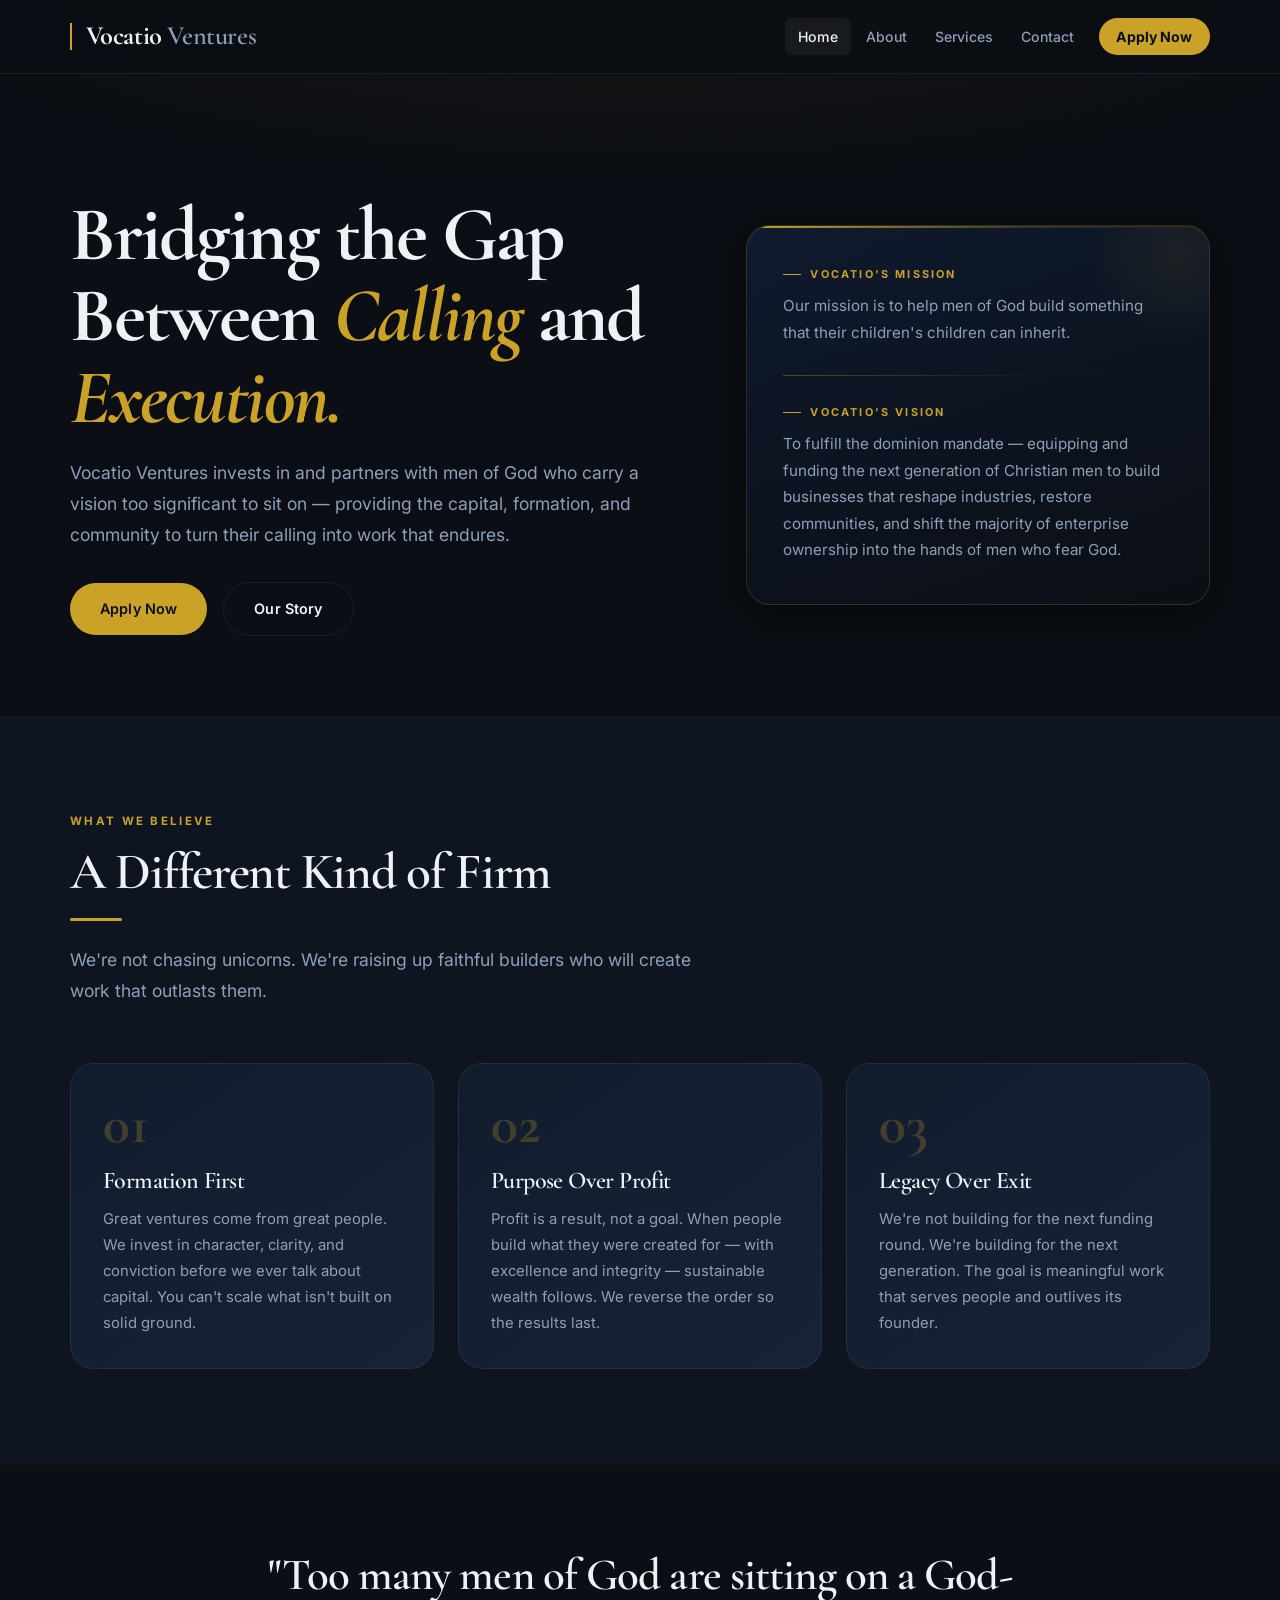
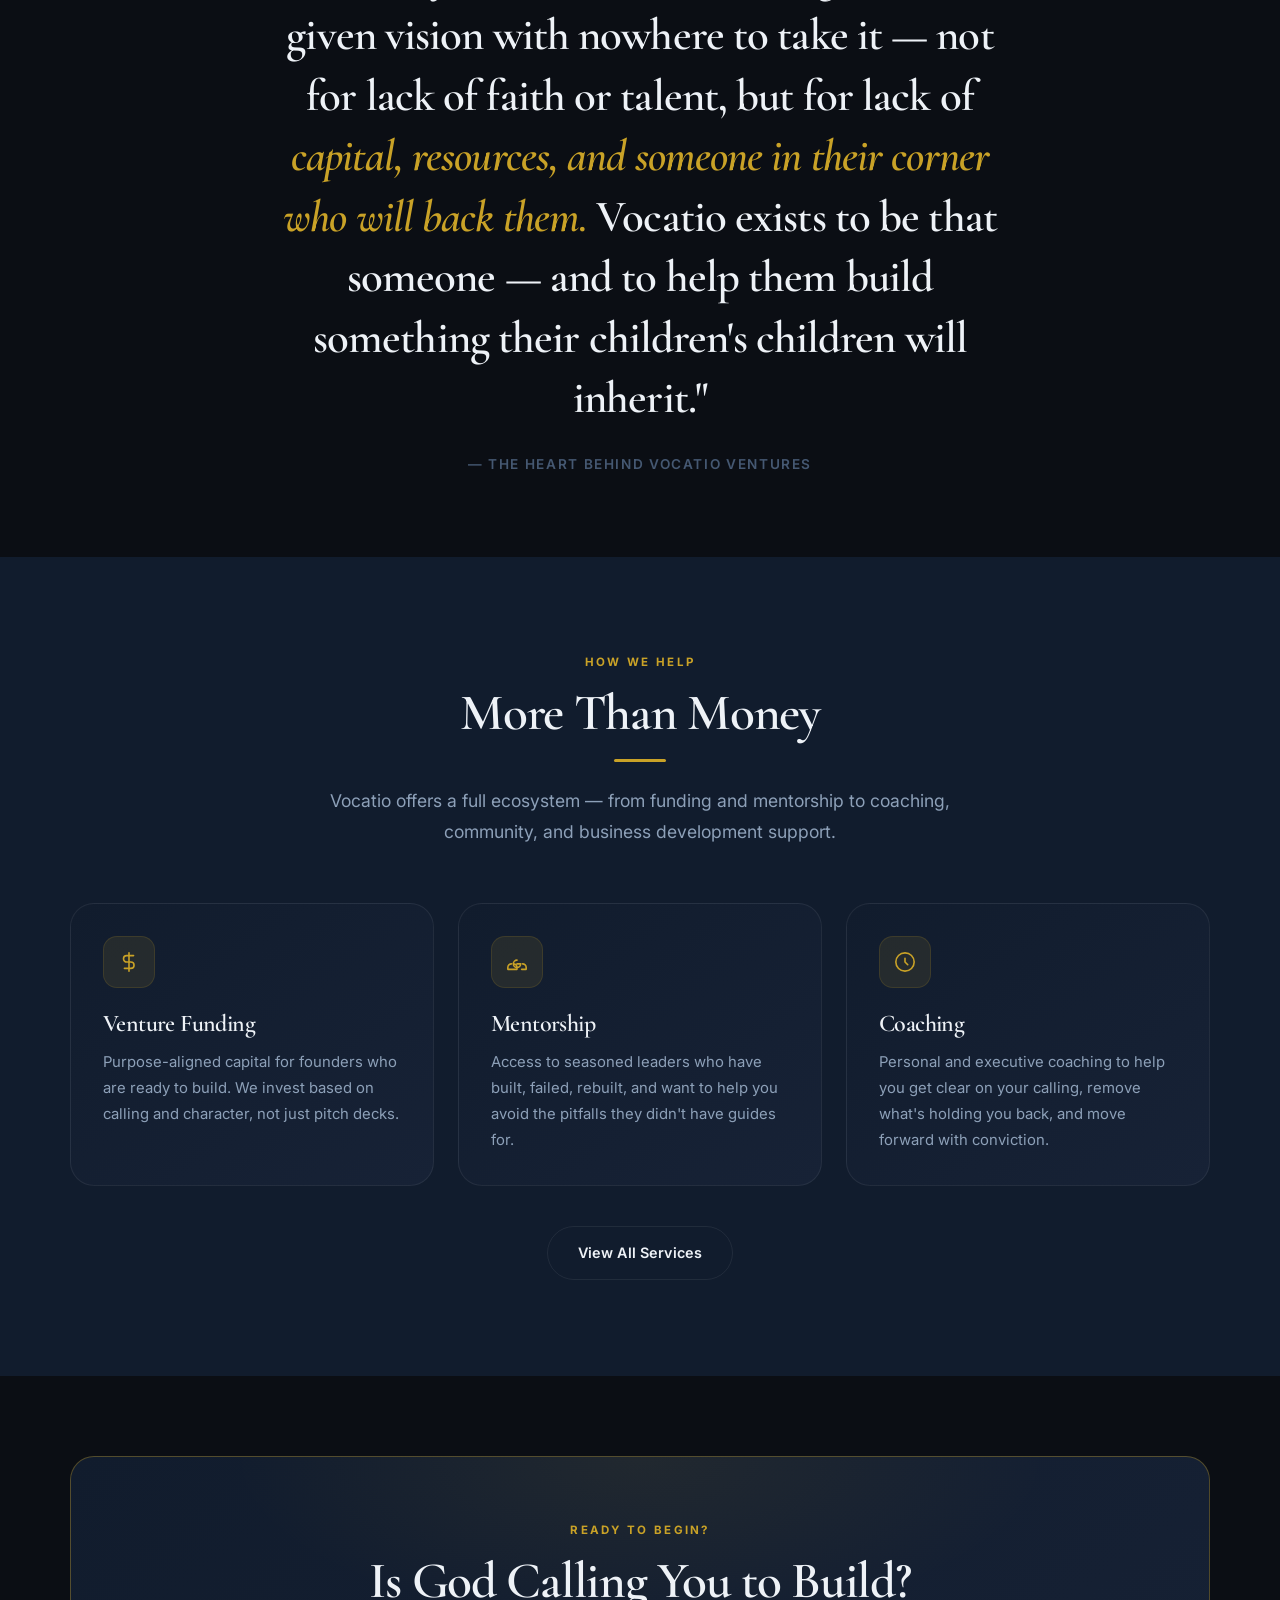
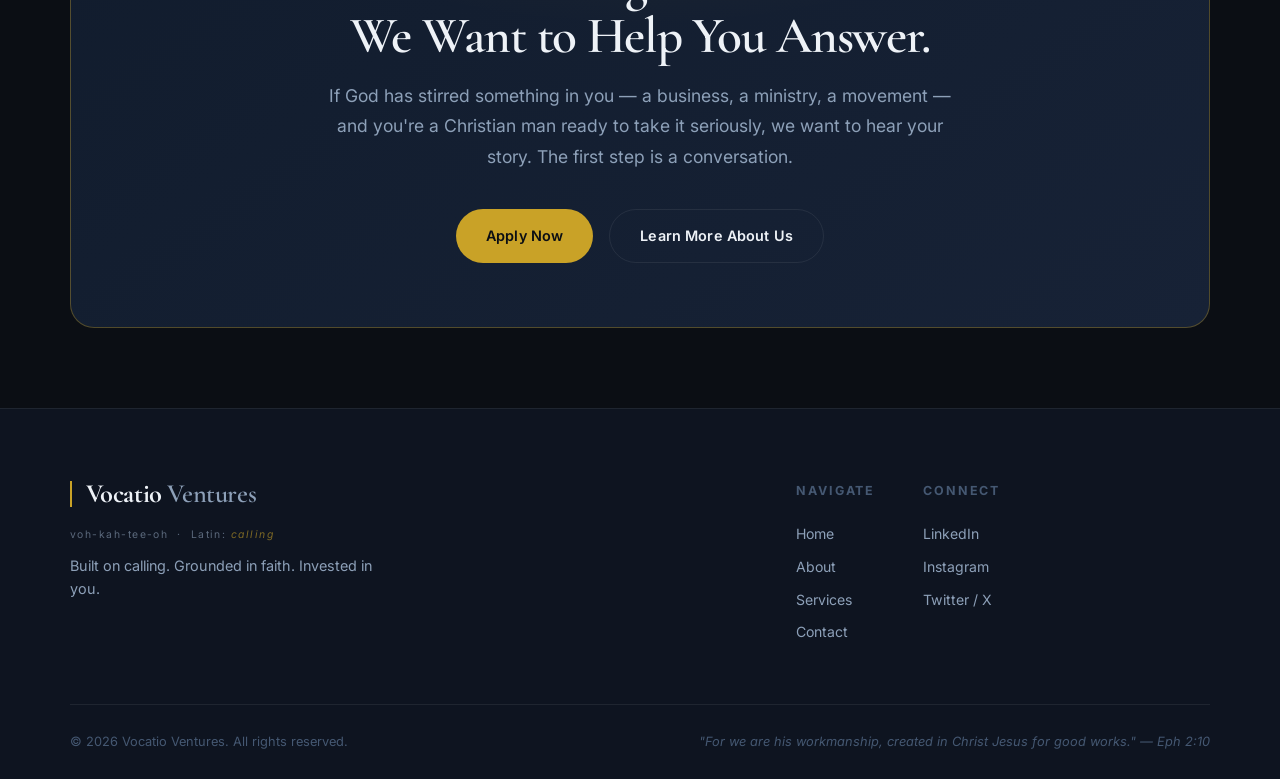
<file: index.html>
<!DOCTYPE html>
<html lang="en">
<head>
  <meta charset="UTF-8" />
  <meta name="viewport" content="width=device-width, initial-scale=1.0" />
  <title>Vocatio Ventures &mdash; Invest in Your Calling</title>
  <meta name="description" content="Vocatio Ventures is a faith-based venture firm that invests in people, purpose, and potential. We help you discover and pursue your God-given calling." />
  <link rel="preconnect" href="https://fonts.googleapis.com" />
  <link rel="preconnect" href="https://fonts.gstatic.com" crossorigin />
  <link href="https://fonts.googleapis.com/css2?family=Cormorant+Garamond:ital,wght@0,400;0,600;0,700;1,400;1,600&family=Inter:wght@400;500;600;700&display=swap" rel="stylesheet" />
  <link rel="stylesheet" href="styles.css" />
</head>
<body>

  <!-- HEADER -->
  <header class="site-header">
    <div class="container nav-wrapper">
      <a href="index.html" class="logo">
        <span class="logo-text">Vocatio <span class="logo-sub">Ventures</span></span>
      </a>
      <button class="nav-toggle" aria-label="Toggle navigation" aria-expanded="false">
        <span></span><span></span><span></span>
      </button>
      <nav class="site-nav" id="site-nav">
        <a href="index.html">Home</a>
        <a href="about.html">About</a>
        <a href="services.html">Services</a>
        <a href="contact.html">Contact</a>
        <a href="contact.html" class="nav-apply">Apply Now</a>
      </nav>
    </div>
  </header>

  <main>

    <!-- HERO -->
    <section class="hero">
      <div class="container hero-inner">

        <div class="hero-content">
          <h1 class="fade-up">Bridging the Gap Between <em>Calling</em> and <em>Execution.</em></h1>
          <p class="lead fade-up delay-2">
            Vocatio Ventures invests in and partners with men of God who carry a vision too significant to sit on &mdash; providing the capital, formation, and community to turn their calling into work that endures.
          </p>
          <div class="hero-actions fade-up delay-3">
            <a href="contact.html" class="btn btn-primary">Apply Now</a>
            <a href="about.html" class="btn btn-secondary">Our Story</a>
          </div>
        </div>

        <a href="about.html#mission-vision" class="hero-panel fade-up delay-2">
          <div class="panel-block">
            <span class="panel-label">Vocatio's Mission</span>
            <p>Our mission is to help men of God build something that their children's children can inherit.</p>
          </div>
          <div class="panel-divider"></div>
          <div class="panel-block">
            <span class="panel-label">Vocatio's Vision</span>
            <p>To fulfill the dominion mandate &mdash; equipping and funding the next generation of Christian men to build businesses that reshape industries, restore communities, and shift the majority of enterprise ownership into the hands of men who fear God.</p>
          </div>
        </a>

      </div>
    </section>

    <!-- WHAT WE BELIEVE -->
    <section class="section bg-alt">
      <div class="container">
        <div class="section-header fade-up">
          <span class="eyebrow">What We Believe</span>
          <h2>A Different Kind of Firm</h2>
          <div class="gold-line"></div>
          <p class="lead">
            We're not chasing unicorns. We're raising up faithful builders who will create work that outlasts them.
          </p>
        </div>
        <div class="belief-grid">
          <div class="card fade-up delay-1">
            <span class="belief-number">01</span>
            <h3>Formation First</h3>
            <p>
              Great ventures come from great people. We invest in character, clarity, and conviction before we ever talk about capital. You can't scale what isn't built on solid ground.
            </p>
          </div>
          <div class="card fade-up delay-2">
            <span class="belief-number">02</span>
            <h3>Purpose Over Profit</h3>
            <p>
              Profit is a result, not a goal. When people build what they were created for &mdash; with excellence and integrity &mdash; sustainable wealth follows. We reverse the order so the results last.
            </p>
          </div>
          <div class="card fade-up delay-3">
            <span class="belief-number">03</span>
            <h3>Legacy Over Exit</h3>
            <p>
              We're not building for the next funding round. We're building for the next generation. The goal is meaningful work that serves people and outlives its founder.
            </p>
          </div>
        </div>
      </div>
    </section>

    <!-- MANIFESTO QUOTE -->
    <section class="manifesto">
      <div class="container-narrow">
        <p class="manifesto-quote fade-up">
          "Too many men of God are sitting on a God-given vision with nowhere to take it &mdash; not for lack of faith or talent, but for lack of <em>capital, resources, and someone in their corner who will back them.</em> Vocatio exists to be that someone &mdash; and to help them build something their children's children will inherit."
        </p>
        <p class="manifesto-source fade-up delay-1">&mdash; The Heart Behind Vocatio Ventures</p>
      </div>
    </section>

    <!-- HOW WE HELP -->
    <section class="section bg-panel">
      <div class="container">
        <div class="section-header centered fade-up">
          <span class="eyebrow">How We Help</span>
          <h2>More Than Money</h2>
          <div class="gold-line centered"></div>
          <p class="lead">
            Vocatio offers a full ecosystem &mdash; from funding and mentorship to coaching, community, and business development support.
          </p>
        </div>
        <div class="grid-3" style="gap:1.5rem;">
          <div class="card fade-up delay-1">
            <div class="card-icon">
              <svg width="22" height="22" fill="none" stroke="currentColor" stroke-width="1.75" viewBox="0 0 24 24">
                <path stroke-linecap="round" stroke-linejoin="round" d="M12 2v20M17 5H9.5A3.5 3.5 0 0 0 9.5 12H14a3.5 3.5 0 0 1 0 7H7"/>
              </svg>
            </div>
            <h3>Venture Funding</h3>
            <p>Purpose-aligned capital for founders who are ready to build. We invest based on calling and character, not just pitch decks.</p>
          </div>
          <div class="card fade-up delay-2">
            <div class="card-icon">
              <svg width="22" height="22" fill="none" stroke="currentColor" stroke-width="1.75" viewBox="0 0 24 24">
                <path stroke-linecap="round" stroke-linejoin="round" d="M17 20h5v-2a4 4 0 0 0-4-4m-6 6H2v-2a4 4 0 0 1 4-4m6 6v-2a4 4 0 0 0-4-4m4 4a4 4 0 0 0 4-4m-4 4a4 4 0 0 1-4-4m0 0a4 4 0 0 1 4-4m4 4h-4"/>
              </svg>
            </div>
            <h3>Mentorship</h3>
            <p>Access to seasoned leaders who have built, failed, rebuilt, and want to help you avoid the pitfalls they didn't have guides for.</p>
          </div>
          <div class="card fade-up delay-3">
            <div class="card-icon">
              <svg width="22" height="22" fill="none" stroke="currentColor" stroke-width="1.75" viewBox="0 0 24 24">
                <circle cx="12" cy="12" r="10"/>
                <path stroke-linecap="round" stroke-linejoin="round" d="M12 8v4l3 3"/>
              </svg>
            </div>
            <h3>Coaching</h3>
            <p>Personal and executive coaching to help you get clear on your calling, remove what's holding you back, and move forward with conviction.</p>
          </div>
        </div>
        <div style="text-align:center; margin-top:2.5rem;" class="fade-up">
          <a href="services.html" class="btn btn-secondary">View All Services</a>
        </div>
      </div>
    </section>

    <!-- CTA BAND -->
    <section class="cta-band">
      <div class="container">
        <div class="cta-box fade-up">
          <span class="eyebrow">Ready to Begin?</span>
          <h2>Is God Calling You to Build?<br>We Want to Help You Answer.</h2>
          <p class="lead">
            If God has stirred something in you &mdash; a business, a ministry, a movement &mdash; and you're a Christian man ready to take it seriously, we want to hear your story. The first step is a conversation.
          </p>
          <div class="cta-actions">
            <a href="contact.html" class="btn btn-primary">Apply Now</a>
            <a href="about.html" class="btn btn-secondary">Learn More About Us</a>
          </div>
        </div>
      </div>
    </section>

  </main>

  <!-- FOOTER -->
  <footer class="site-footer">
    <div class="container footer-grid">
      <div class="footer-brand">
        <a href="index.html" class="logo">
          <span class="logo-text">Vocatio <span class="logo-sub">Ventures</span></span>
        </a>
        <p class="footer-pronunciation">voh-kah-tee-oh &nbsp;&middot;&nbsp; Latin: <em>calling</em></p>
        <p class="footer-tagline">Built on calling. Grounded in faith. Invested in you.</p>
      </div>
      <div class="footer-links">
        <div class="footer-col">
          <h4>Navigate</h4>
          <a href="index.html">Home</a>
          <a href="about.html">About</a>
          <a href="services.html">Services</a>
          <a href="contact.html">Contact</a>
        </div>
        <div class="footer-col">
          <h4>Connect</h4>
          <a href="#">LinkedIn</a>
          <a href="#">Instagram</a>
          <a href="#">Twitter / X</a>
        </div>
      </div>
    </div>
    <div class="container footer-bottom">
      <p>&copy; 2026 Vocatio Ventures. All rights reserved.</p>
      <p class="footer-verse">"For we are his workmanship, created in Christ Jesus for good works." &mdash; Eph 2:10</p>
    </div>
  </footer>

  <script src="script.js"></script>
</body>
</html>
</file>
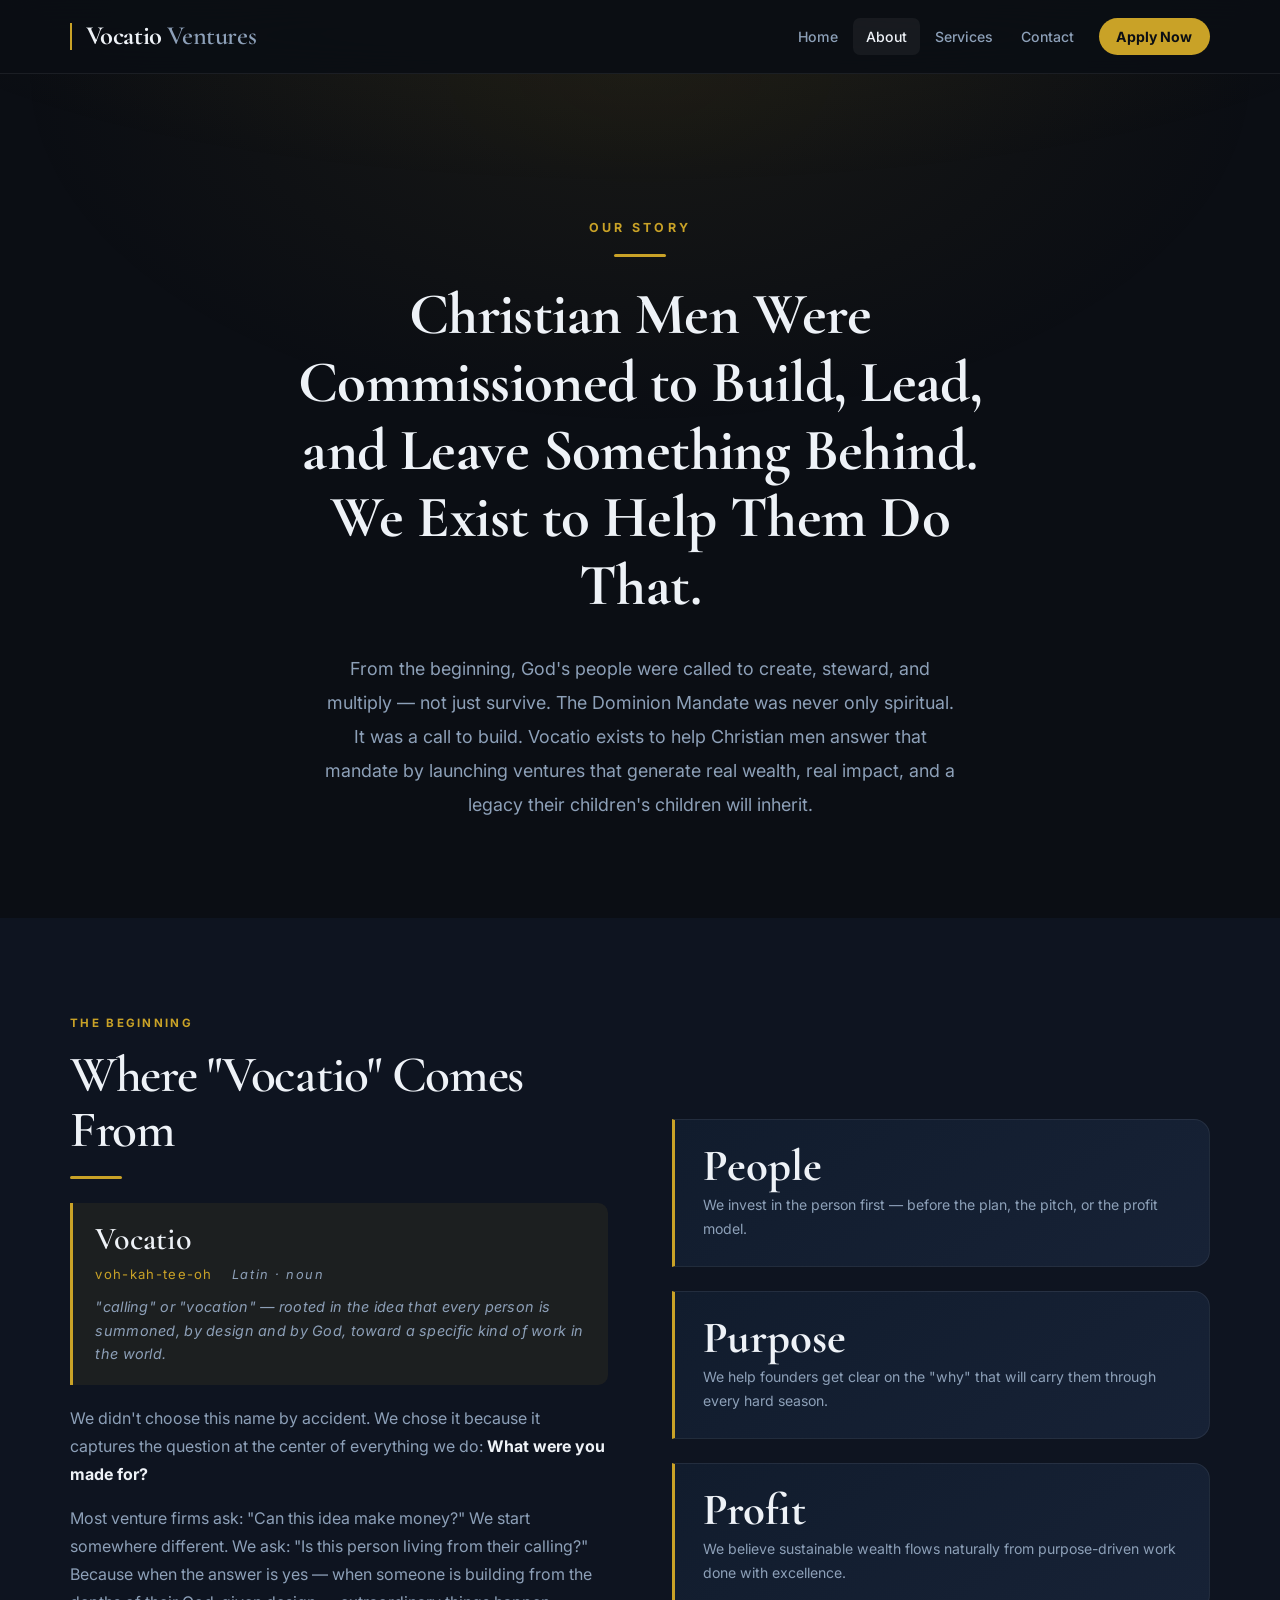
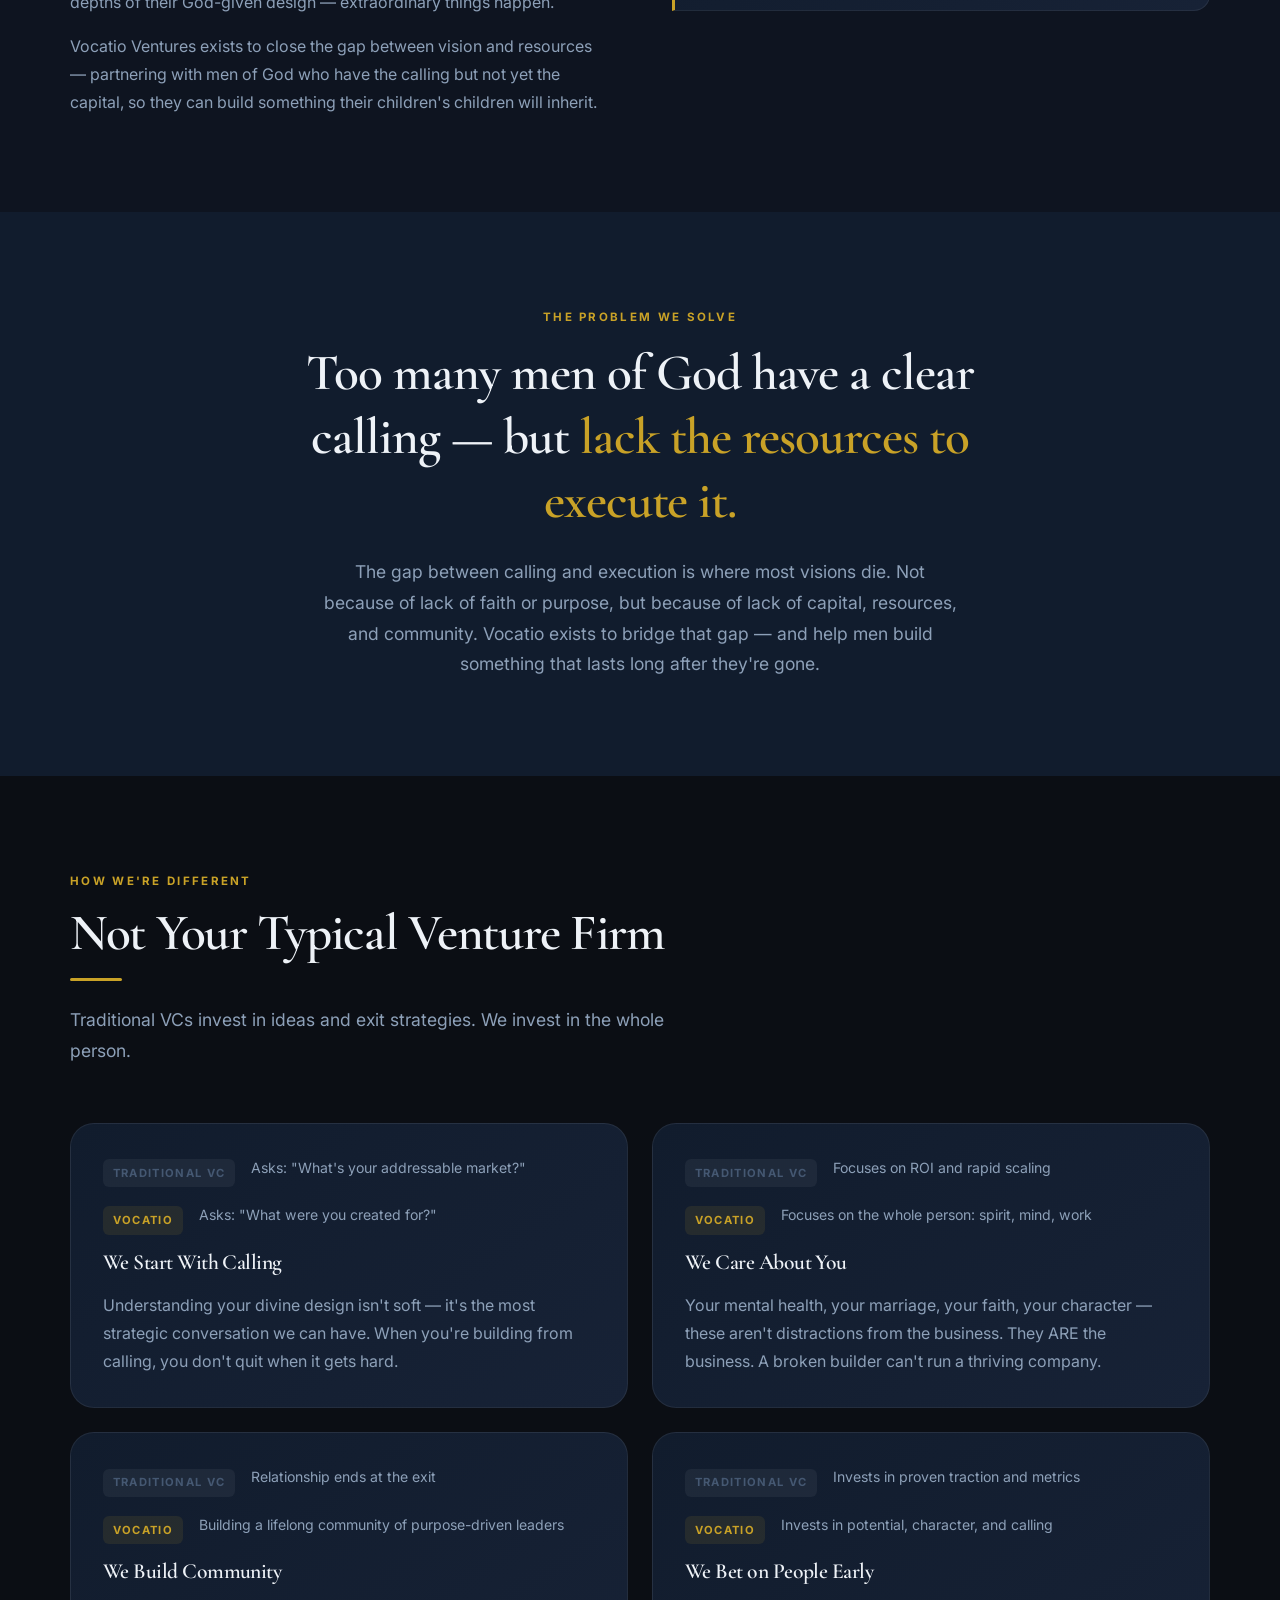
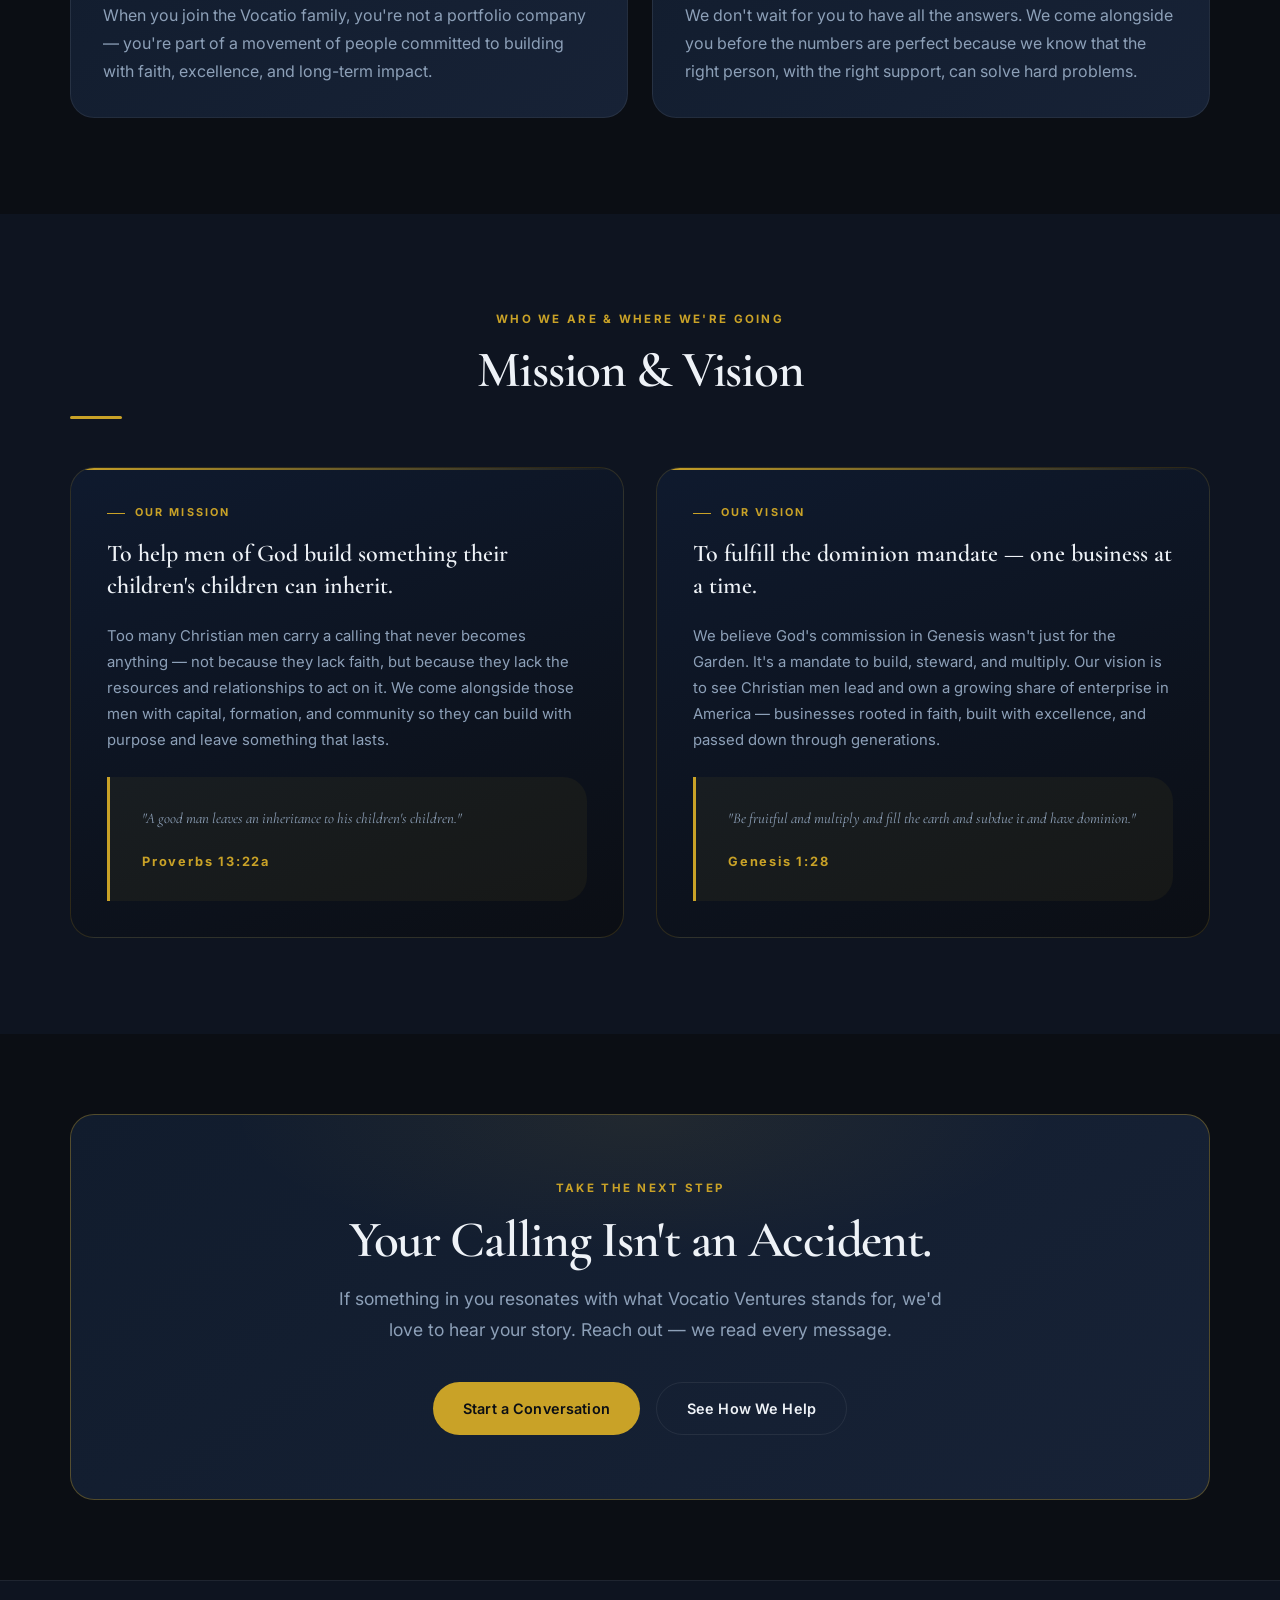
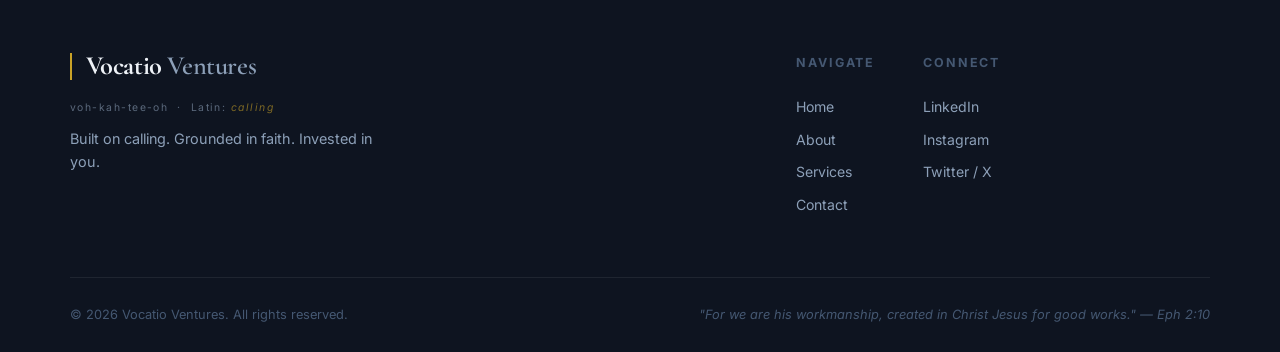
<file: about.html>
<!DOCTYPE html>
<html lang="en">
<head>
  <meta charset="UTF-8" />
  <meta name="viewport" content="width=device-width, initial-scale=1.0" />
  <title>About &mdash; Vocatio Ventures</title>
  <meta name="description" content="Learn the story behind Vocatio Ventures &mdash; why we exist, the problem we solve, and the faith-driven vision at the heart of everything we do." />
  <link rel="preconnect" href="https://fonts.googleapis.com" />
  <link rel="preconnect" href="https://fonts.gstatic.com" crossorigin />
  <link href="https://fonts.googleapis.com/css2?family=Cormorant+Garamond:ital,wght@0,400;0,600;0,700;1,400;1,600&family=Inter:wght@400;500;600;700&display=swap" rel="stylesheet" />
  <link rel="stylesheet" href="styles.css" />
</head>
<body>

  <!-- HEADER -->
  <header class="site-header">
    <div class="container nav-wrapper">
      <a href="index.html" class="logo">
        <span class="logo-text">Vocatio <span class="logo-sub">Ventures</span></span>
      </a>
      <button class="nav-toggle" aria-label="Toggle navigation" aria-expanded="false">
        <span></span><span></span><span></span>
      </button>
      <nav class="site-nav" id="site-nav">
        <a href="index.html">Home</a>
        <a href="about.html">About</a>
        <a href="services.html">Services</a>
        <a href="contact.html">Contact</a>
        <a href="contact.html" class="nav-apply">Apply Now</a>
      </nav>
    </div>
  </header>

  <main>

    <!-- PAGE HERO -->
    <section class="page-hero">
      <div class="container-narrow">
        <span class="eyebrow fade-up">Our Story</span>
        <div class="gold-line fade-up delay-1" style="margin: 1rem auto 1.5rem;"></div>
        <h1 class="fade-up delay-2">Christian Men Were Commissioned to Build, Lead, and Leave Something Behind. We Exist to Help Them Do That.</h1>
        <p class="lead fade-up delay-3">
          From the beginning, God's people were called to create, steward, and multiply &mdash; not just survive. The Dominion Mandate was never only spiritual. It was a call to build. Vocatio exists to help Christian men answer that mandate by launching ventures that generate real wealth, real impact, and a legacy their children's children will inherit.
        </p>
      </div>
    </section>

    <!-- ORIGIN STORY -->
    <section class="section bg-alt">
      <div class="container about-intro-grid">
        <div class="fade-up">
          <span class="eyebrow">The Beginning</span>
          <h2>Where "Vocatio" Comes From</h2>
          <div class="gold-line"></div>
          <div class="etymology-block">
            <span class="etymology-word">Vocatio</span>
            <div class="etymology-meta">
              <span class="etymology-phonetic">voh-kah-tee-oh</span>
              <span class="etymology-origin">Latin &middot; noun</span>
            </div>
            <p class="etymology-def">"calling" or "vocation" &mdash; rooted in the idea that every person is summoned, by design and by God, toward a specific kind of work in the world.</p>
          </div>
          <p>
            We didn't choose this name by accident. We chose it because it captures the question at the center of everything we do: <strong style="color:var(--text);">What were you made for?</strong>
          </p>
          <p>
            Most venture firms ask: "Can this idea make money?" We start somewhere different. We ask: "Is this person living from their calling?" Because when the answer is yes &mdash; when someone is building from the depths of their God-given design &mdash; extraordinary things happen.
          </p>
          <p>
            Vocatio Ventures exists to close the gap between vision and resources &mdash; partnering with men of God who have the calling but not yet the capital, so they can build something their children's children will inherit.
          </p>
        </div>
        <div class="about-stat-stack fade-up delay-2">
          <div class="stat-block">
            <span class="stat-num">People</span>
            <p>We invest in the person first &mdash; before the plan, the pitch, or the profit model.</p>
          </div>
          <div class="stat-block">
            <span class="stat-num">Purpose</span>
            <p>We help founders get clear on the "why" that will carry them through every hard season.</p>
          </div>
          <div class="stat-block">
            <span class="stat-num">Profit</span>
            <p>We believe sustainable wealth flows naturally from purpose-driven work done with excellence.</p>
          </div>
        </div>
      </div>
    </section>

    <!-- THE PROBLEM -->
    <section class="problem-band bg-panel">
      <div class="container-narrow">
        <span class="eyebrow fade-up" style="text-align:center;display:block;">The Problem We Solve</span>
        <p class="problem-statement fade-up delay-1">
          Too many men of God have a clear calling &mdash; but <span>lack the resources to execute it.</span>
        </p>
        <p class="lead fade-up delay-2" style="margin:0 auto; text-align:center;">
          The gap between calling and execution is where most visions die. Not because of lack of faith or purpose, but because of lack of capital, resources, and community. Vocatio exists to bridge that gap &mdash; and help men build something that lasts long after they're gone.
        </p>
      </div>
    </section>

    <!-- HOW WE'RE DIFFERENT -->
    <section class="section">
      <div class="container">
        <div class="section-header fade-up">
          <span class="eyebrow">How We're Different</span>
          <h2>Not Your Typical Venture Firm</h2>
          <div class="gold-line"></div>
          <p class="lead">Traditional VCs invest in ideas and exit strategies. We invest in the whole person.</p>
        </div>
        <div class="difference-grid">

          <div class="diff-card fade-up delay-1">
            <div class="diff-vs">
              <span class="vs-badge them">Traditional VC</span>
              <p style="margin:0;font-size:0.88rem;">Asks: "What's your addressable market?"</p>
            </div>
            <div class="diff-vs">
              <span class="vs-badge us">Vocatio</span>
              <p style="margin:0;font-size:0.88rem;">Asks: "What were you created for?"</p>
            </div>
            <h3>We Start With Calling</h3>
            <p>Understanding your divine design isn't soft &mdash; it's the most strategic conversation we can have. When you're building from calling, you don't quit when it gets hard.</p>
          </div>

          <div class="diff-card fade-up delay-2">
            <div class="diff-vs">
              <span class="vs-badge them">Traditional VC</span>
              <p style="margin:0;font-size:0.88rem;">Focuses on ROI and rapid scaling</p>
            </div>
            <div class="diff-vs">
              <span class="vs-badge us">Vocatio</span>
              <p style="margin:0;font-size:0.88rem;">Focuses on the whole person: spirit, mind, work</p>
            </div>
            <h3>We Care About You</h3>
            <p>Your mental health, your marriage, your faith, your character &mdash; these aren't distractions from the business. They ARE the business. A broken builder can't run a thriving company.</p>
          </div>

          <div class="diff-card fade-up delay-3">
            <div class="diff-vs">
              <span class="vs-badge them">Traditional VC</span>
              <p style="margin:0;font-size:0.88rem;">Relationship ends at the exit</p>
            </div>
            <div class="diff-vs">
              <span class="vs-badge us">Vocatio</span>
              <p style="margin:0;font-size:0.88rem;">Building a lifelong community of purpose-driven leaders</p>
            </div>
            <h3>We Build Community</h3>
            <p>When you join the Vocatio family, you're not a portfolio company &mdash; you're part of a movement of people committed to building with faith, excellence, and long-term impact.</p>
          </div>

          <div class="diff-card fade-up delay-4">
            <div class="diff-vs">
              <span class="vs-badge them">Traditional VC</span>
              <p style="margin:0;font-size:0.88rem;">Invests in proven traction and metrics</p>
            </div>
            <div class="diff-vs">
              <span class="vs-badge us">Vocatio</span>
              <p style="margin:0;font-size:0.88rem;">Invests in potential, character, and calling</p>
            </div>
            <h3>We Bet on People Early</h3>
            <p>We don't wait for you to have all the answers. We come alongside you before the numbers are perfect because we know that the right person, with the right support, can solve hard problems.</p>
          </div>

        </div>
      </div>
    </section>

    <!-- FOUNDER VISION -->
    <section id="mission-vision" class="founder-band bg-alt">
      <div class="container">

        <div class="mv-header fade-up">
          <span class="eyebrow">Who We Are & Where We're Going</span>
          <h2>Mission &amp; Vision</h2>
          <div class="gold-line"></div>
        </div>

        <div class="mv-grid">
          <div class="mv-card fade-up delay-1">
            <span class="mv-label">Our Mission</span>
            <p class="mv-statement">To help men of God build something their children's children can inherit.</p>
            <p>Too many Christian men carry a calling that never becomes anything &mdash; not because they lack faith, but because they lack the resources and relationships to act on it. We come alongside those men with capital, formation, and community so they can build with purpose and leave something that lasts.</p>
            <div class="founder-verse" style="margin-top:1.5rem;">
              <p>"A good man leaves an inheritance to his children's children."</p>
              <cite>Proverbs 13:22a</cite>
            </div>
          </div>

          <div class="mv-card fade-up delay-2">
            <span class="mv-label">Our Vision</span>
            <p class="mv-statement">To fulfill the dominion mandate &mdash; one business at a time.</p>
            <p>We believe God's commission in Genesis wasn't just for the Garden. It's a mandate to build, steward, and multiply. Our vision is to see Christian men lead and own a growing share of enterprise in America &mdash; businesses rooted in faith, built with excellence, and passed down through generations.</p>
            <div class="founder-verse" style="margin-top:1.5rem;">
              <p>"Be fruitful and multiply and fill the earth and subdue it and have dominion."</p>
              <cite>Genesis 1:28</cite>
            </div>
          </div>
        </div>

      </div>
    </section>

    <!-- CTA -->
    <section class="cta-band">
      <div class="container">
        <div class="cta-box fade-up">
          <span class="eyebrow">Take the Next Step</span>
          <h2>Your Calling Isn't an Accident.</h2>
          <p class="lead">
            If something in you resonates with what Vocatio Ventures stands for, we'd love to hear your story. Reach out &mdash; we read every message.
          </p>
          <div class="cta-actions">
            <a href="contact.html" class="btn btn-primary">Start a Conversation</a>
            <a href="services.html" class="btn btn-secondary">See How We Help</a>
          </div>
        </div>
      </div>
    </section>

  </main>

  <!-- FOOTER -->
  <footer class="site-footer">
    <div class="container footer-grid">
      <div class="footer-brand">
        <a href="index.html" class="logo">
          <span class="logo-text">Vocatio <span class="logo-sub">Ventures</span></span>
        </a>
        <p class="footer-pronunciation">voh-kah-tee-oh &nbsp;&middot;&nbsp; Latin: <em>calling</em></p>
        <p class="footer-tagline">Built on calling. Grounded in faith. Invested in you.</p>
      </div>
      <div class="footer-links">
        <div class="footer-col">
          <h4>Navigate</h4>
          <a href="index.html">Home</a>
          <a href="about.html">About</a>
          <a href="services.html">Services</a>
          <a href="contact.html">Contact</a>
        </div>
        <div class="footer-col">
          <h4>Connect</h4>
          <a href="#">LinkedIn</a>
          <a href="#">Instagram</a>
          <a href="#">Twitter / X</a>
        </div>
      </div>
    </div>
    <div class="container footer-bottom">
      <p>&copy; 2026 Vocatio Ventures. All rights reserved.</p>
      <p class="footer-verse">"For we are his workmanship, created in Christ Jesus for good works." &mdash; Eph 2:10</p>
    </div>
  </footer>

  <script src="script.js"></script>
</body>
</html>
</file>
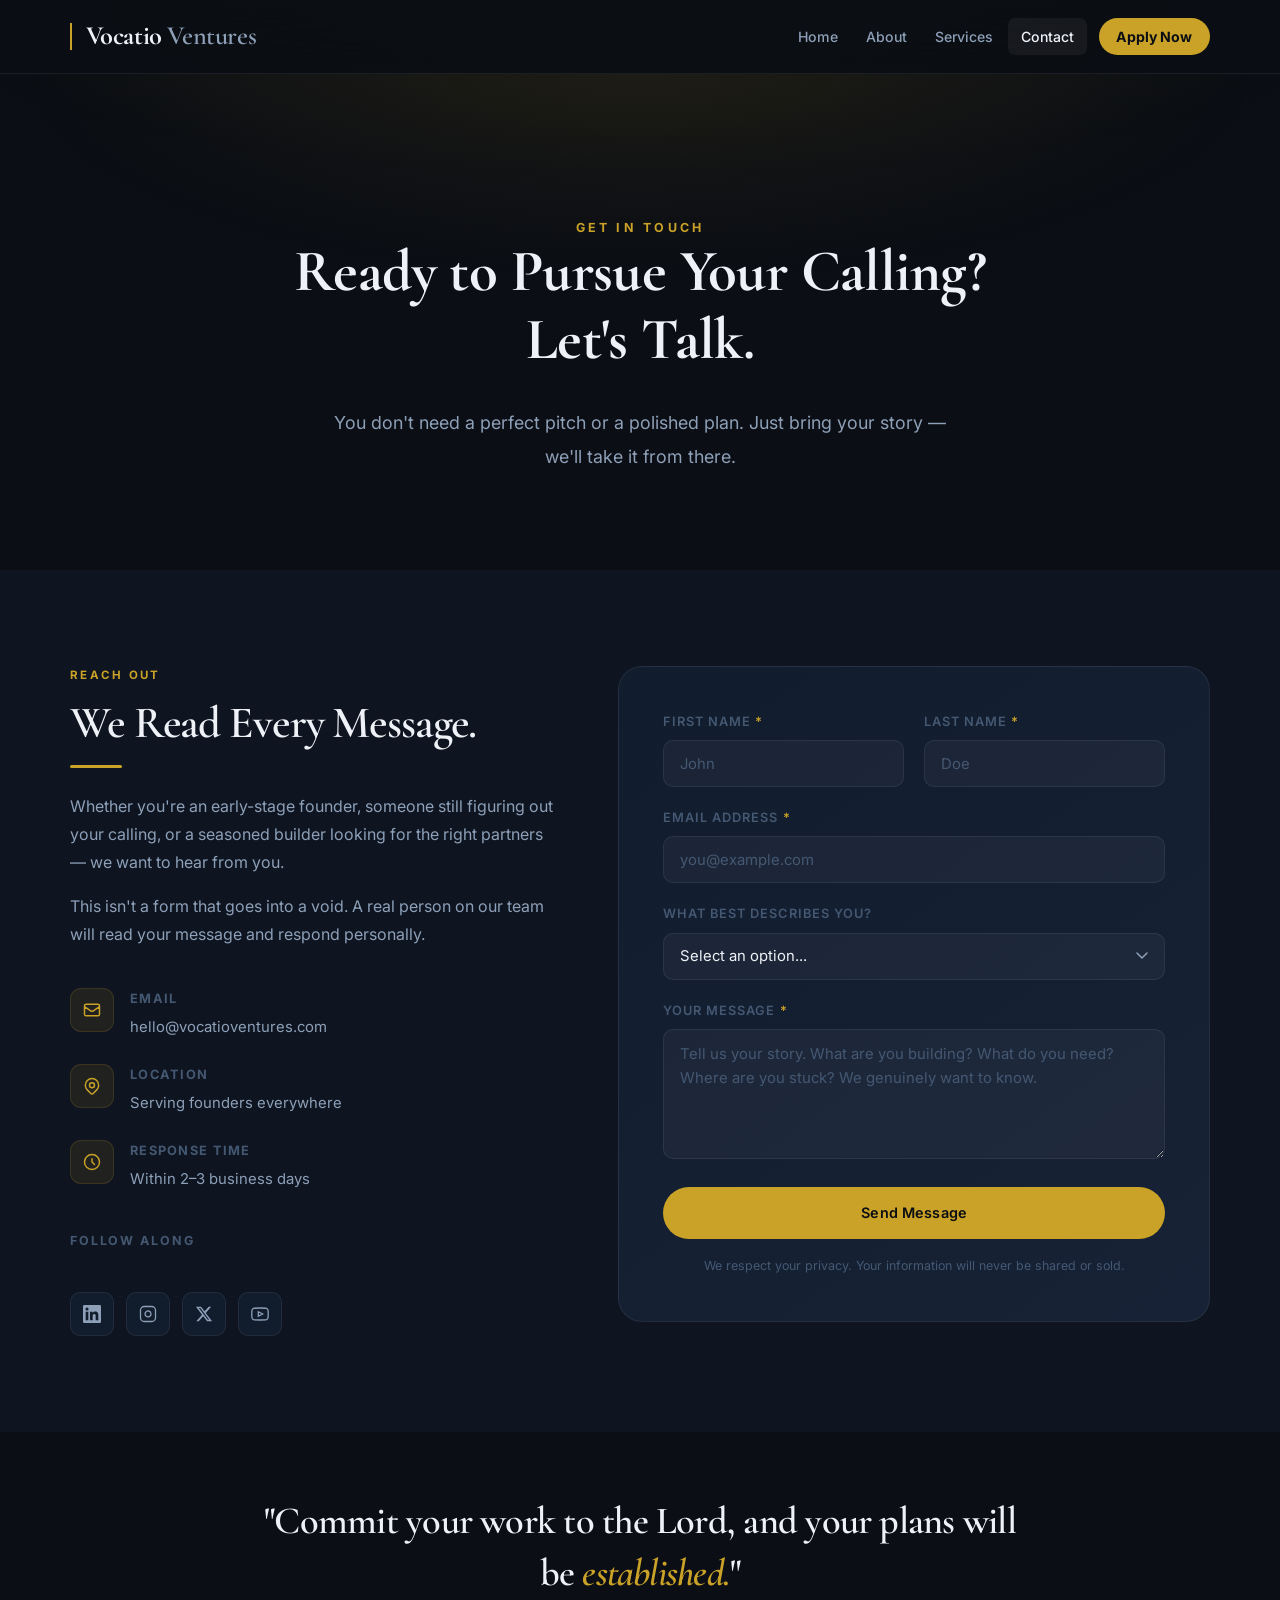
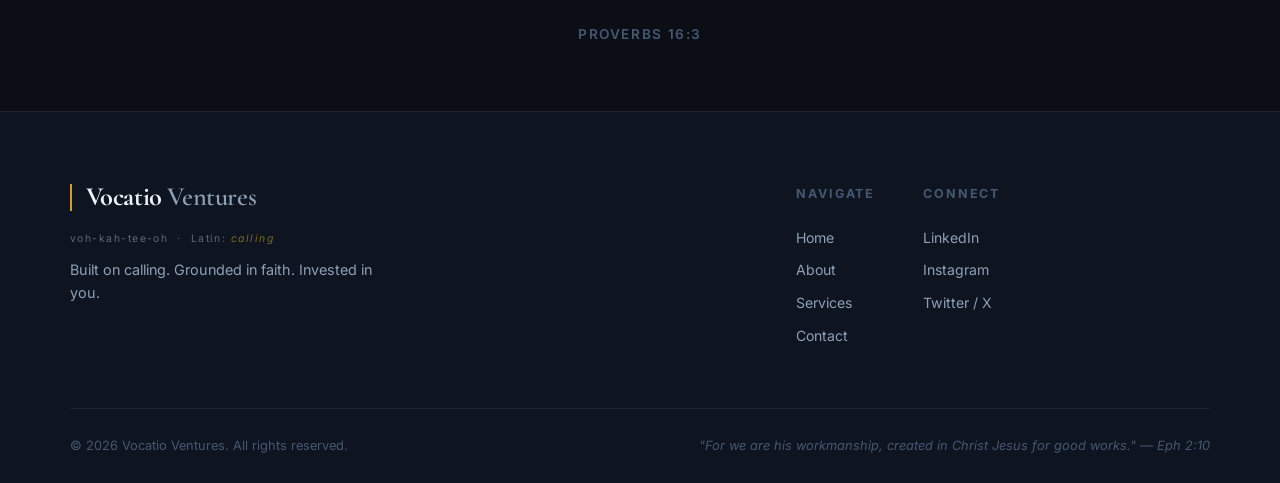
<file: contact.html>
<!DOCTYPE html>
<html lang="en">
<head>
  <meta charset="UTF-8" />
  <meta name="viewport" content="width=device-width, initial-scale=1.0" />
  <title>Contact &mdash; Vocatio Ventures</title>
  <meta name="description" content="Ready to pursue your calling? Get in touch with Vocatio Ventures. We'd love to hear your story." />
  <link rel="preconnect" href="https://fonts.googleapis.com" />
  <link rel="preconnect" href="https://fonts.gstatic.com" crossorigin />
  <link href="https://fonts.googleapis.com/css2?family=Cormorant+Garamond:ital,wght@0,400;0,600;0,700;1,400;1,600&family=Inter:wght@400;500;600;700&display=swap" rel="stylesheet" />
  <link rel="stylesheet" href="styles.css" />
</head>
<body>

  <!-- HEADER -->
  <header class="site-header">
    <div class="container nav-wrapper">
      <a href="index.html" class="logo">
        <span class="logo-text">Vocatio <span class="logo-sub">Ventures</span></span>
      </a>
      <button class="nav-toggle" aria-label="Toggle navigation" aria-expanded="false">
        <span></span><span></span><span></span>
      </button>
      <nav class="site-nav" id="site-nav">
        <a href="index.html">Home</a>
        <a href="about.html">About</a>
        <a href="services.html">Services</a>
        <a href="contact.html">Contact</a>
        <a href="contact.html" class="nav-apply">Apply Now</a>
      </nav>
    </div>
  </header>

  <main>

    <!-- PAGE HERO -->
    <section class="page-hero">
      <div class="container-narrow">
        <span class="eyebrow fade-up">Get In Touch</span>
        <h1 class="fade-up delay-1">Ready to Pursue Your Calling? Let's Talk.</h1>
        <p class="lead fade-up delay-2">
          You don't need a perfect pitch or a polished plan. Just bring your story &mdash; we'll take it from there.
        </p>
      </div>
    </section>

    <!-- CONTACT SECTION -->
    <section class="section bg-alt">
      <div class="container contact-grid">

        <!-- Left: Info -->
        <div class="contact-info fade-up">
          <span class="eyebrow">Reach Out</span>
          <h2>We Read Every Message.</h2>
          <div class="gold-line"></div>
          <p>
            Whether you're an early-stage founder, someone still figuring out your calling, or a seasoned builder looking for the right partners &mdash; we want to hear from you.
          </p>
          <p>
            This isn't a form that goes into a void. A real person on our team will read your message and respond personally.
          </p>

          <div class="contact-details">

            <div class="contact-item">
              <div class="contact-item-icon">
                <svg width="20" height="20" fill="none" stroke="currentColor" stroke-width="1.75" viewBox="0 0 24 24">
                  <path stroke-linecap="round" stroke-linejoin="round" d="M3 8l7.89 5.26a2 2 0 002.22 0L21 8M5 19h14a2 2 0 002-2V7a2 2 0 00-2-2H5a2 2 0 00-2 2v10a2 2 0 002 2z"/>
                </svg>
              </div>
              <div class="contact-item-body">
                <strong>Email</strong>
                <span>hello@vocatioventures.com</span>
              </div>
            </div>

            <div class="contact-item">
              <div class="contact-item-icon">
                <svg width="20" height="20" fill="none" stroke="currentColor" stroke-width="1.75" viewBox="0 0 24 24">
                  <path stroke-linecap="round" stroke-linejoin="round" d="M17.657 16.657L13.414 20.9a1.998 1.998 0 01-2.827 0l-4.244-4.243a8 8 0 1111.314 0z"/>
                  <path stroke-linecap="round" stroke-linejoin="round" d="M15 11a3 3 0 11-6 0 3 3 0 016 0z"/>
                </svg>
              </div>
              <div class="contact-item-body">
                <strong>Location</strong>
                <span>Serving founders everywhere</span>
              </div>
            </div>

            <div class="contact-item">
              <div class="contact-item-icon">
                <svg width="20" height="20" fill="none" stroke="currentColor" stroke-width="1.75" viewBox="0 0 24 24">
                  <path stroke-linecap="round" stroke-linejoin="round" d="M12 8v4l3 3m6-3a9 9 0 11-18 0 9 9 0 0118 0z"/>
                </svg>
              </div>
              <div class="contact-item-body">
                <strong>Response Time</strong>
                <span>Within 2&ndash;3 business days</span>
              </div>
            </div>

          </div>

          <div style="margin-top:2.5rem;">
            <h4 style="margin-bottom:1rem;">Follow Along</h4>
            <div class="social-row">

              <a href="#" class="social-link" aria-label="LinkedIn">
                <svg width="18" height="18" fill="currentColor" viewBox="0 0 24 24">
                  <path d="M20.447 20.452h-3.554v-5.569c0-1.328-.027-3.037-1.852-3.037-1.853 0-2.136 1.445-2.136 2.939v5.667H9.351V9h3.414v1.561h.046c.477-.9 1.637-1.85 3.37-1.85 3.601 0 4.267 2.37 4.267 5.455v6.286zM5.337 7.433a2.062 2.062 0 0 1-2.063-2.065 2.064 2.064 0 1 1 2.063 2.065zm1.782 13.019H3.555V9h3.564v11.452zM22.225 0H1.771C.792 0 0 .774 0 1.729v20.542C0 23.227.792 24 1.771 24h20.451C23.2 24 24 23.227 24 22.271V1.729C24 .774 23.2 0 22.222 0h.003z"/>
                </svg>
              </a>

              <a href="#" class="social-link" aria-label="Instagram">
                <svg width="18" height="18" fill="none" stroke="currentColor" stroke-width="1.75" viewBox="0 0 24 24">
                  <rect x="2" y="2" width="20" height="20" rx="5"/>
                  <path stroke-linecap="round" d="M16 11.37A4 4 0 1 1 12.63 8 4 4 0 0 1 16 11.37z"/>
                  <line x1="17.5" y1="6.5" x2="17.51" y2="6.5"/>
                </svg>
              </a>

              <a href="#" class="social-link" aria-label="Twitter / X">
                <svg width="18" height="18" fill="currentColor" viewBox="0 0 24 24">
                  <path d="M18.244 2.25h3.308l-7.227 8.26 8.502 11.24H16.17l-5.214-6.817L4.99 21.75H1.68l7.73-8.835L1.254 2.25H8.08l4.713 6.231zm-1.161 17.52h1.833L7.084 4.126H5.117z"/>
                </svg>
              </a>

              <a href="#" class="social-link" aria-label="YouTube">
                <svg width="18" height="18" fill="none" stroke="currentColor" stroke-width="1.75" viewBox="0 0 24 24">
                  <path stroke-linecap="round" stroke-linejoin="round" d="M22.54 6.42a2.78 2.78 0 0 0-1.95-1.96C18.88 4 12 4 12 4s-6.88 0-8.59.46a2.78 2.78 0 0 0-1.95 1.96A29 29 0 0 0 1 12a29 29 0 0 0 .46 5.58A2.78 2.78 0 0 0 3.41 19.54C5.12 20 12 20 12 20s6.88 0 8.59-.46a2.78 2.78 0 0 0 1.95-1.96A29 29 0 0 0 23 12a29 29 0 0 0-.46-5.58z"/>
                  <polygon points="9.75 15.02 15.5 12 9.75 8.98 9.75 15.02"/>
                </svg>
              </a>

            </div>
          </div>

        </div>

        <!-- Right: Form -->
        <div class="fade-up delay-2">
          <div class="contact-form-wrap">

            <form id="contact-form" novalidate>

              <div class="form-row">
                <div class="form-group">
                  <label for="first-name">First Name <span style="color:var(--accent);">*</span></label>
                  <input type="text" id="first-name" name="first_name" placeholder="John" required />
                </div>
                <div class="form-group">
                  <label for="last-name">Last Name <span style="color:var(--accent);">*</span></label>
                  <input type="text" id="last-name" name="last_name" placeholder="Doe" required />
                </div>
              </div>

              <div class="form-group">
                <label for="email">Email Address <span style="color:var(--accent);">*</span></label>
                <input type="email" id="email" name="email" placeholder="you@example.com" required />
              </div>

              <div class="form-group">
                <label for="interest">What best describes you?</label>
                <select id="interest" name="interest">
                  <option value="" disabled selected>Select an option...</option>
                  <option value="early-founder">I'm an early-stage founder</option>
                  <option value="finding-calling">I'm still discovering my calling</option>
                  <option value="seasoned-builder">I'm a seasoned builder seeking partners</option>
                  <option value="mentorship">I'm interested in mentorship or coaching</option>
                  <option value="community">I want to join the community</option>
                  <option value="other">Something else</option>
                </select>
              </div>

              <div class="form-group">
                <label for="message">Your Message <span style="color:var(--accent);">*</span></label>
                <textarea id="message" name="message" placeholder="Tell us your story. What are you building? What do you need? Where are you stuck? We genuinely want to know." required></textarea>
              </div>

              <button type="submit" class="btn btn-primary form-submit">Send Message</button>
              <p class="form-note">We respect your privacy. Your information will never be shared or sold.</p>

            </form>

            <div id="form-success" class="form-success">
              <div class="form-success-icon">
                <svg width="28" height="28" fill="none" stroke="currentColor" stroke-width="2" viewBox="0 0 24 24">
                  <path stroke-linecap="round" stroke-linejoin="round" d="M5 13l4 4L19 7"/>
                </svg>
              </div>
              <h3>Message Sent.</h3>
              <p>Thank you for reaching out. A member of our team will be in touch within 2&ndash;3 business days. We're looking forward to hearing your story.</p>
            </div>

          </div>
        </div>

      </div>
    </section>

    <!-- BOTTOM VERSE BAND -->
    <section class="manifesto" style="padding:4rem 0;">
      <div class="container-narrow">
        <p class="manifesto-quote fade-up" style="font-size:clamp(1.5rem,3vw,2.4rem);">
          "Commit your work to the Lord, and your plans will be <em>established.</em>"
        </p>
        <p class="manifesto-source fade-up delay-1">Proverbs 16:3</p>
      </div>
    </section>

  </main>

  <!-- FOOTER -->
  <footer class="site-footer">
    <div class="container footer-grid">
      <div class="footer-brand">
        <a href="index.html" class="logo">
          <span class="logo-text">Vocatio <span class="logo-sub">Ventures</span></span>
        </a>
        <p class="footer-pronunciation">voh-kah-tee-oh &nbsp;&middot;&nbsp; Latin: <em>calling</em></p>
        <p class="footer-tagline">Built on calling. Grounded in faith. Invested in you.</p>
      </div>
      <div class="footer-links">
        <div class="footer-col">
          <h4>Navigate</h4>
          <a href="index.html">Home</a>
          <a href="about.html">About</a>
          <a href="services.html">Services</a>
          <a href="contact.html">Contact</a>
        </div>
        <div class="footer-col">
          <h4>Connect</h4>
          <a href="#">LinkedIn</a>
          <a href="#">Instagram</a>
          <a href="#">Twitter / X</a>
        </div>
      </div>
    </div>
    <div class="container footer-bottom">
      <p>&copy; 2026 Vocatio Ventures. All rights reserved.</p>
      <p class="footer-verse">"For we are his workmanship, created in Christ Jesus for good works." &mdash; Eph 2:10</p>
    </div>
  </footer>

  <script src="script.js"></script>
</body>
</html>
</file>
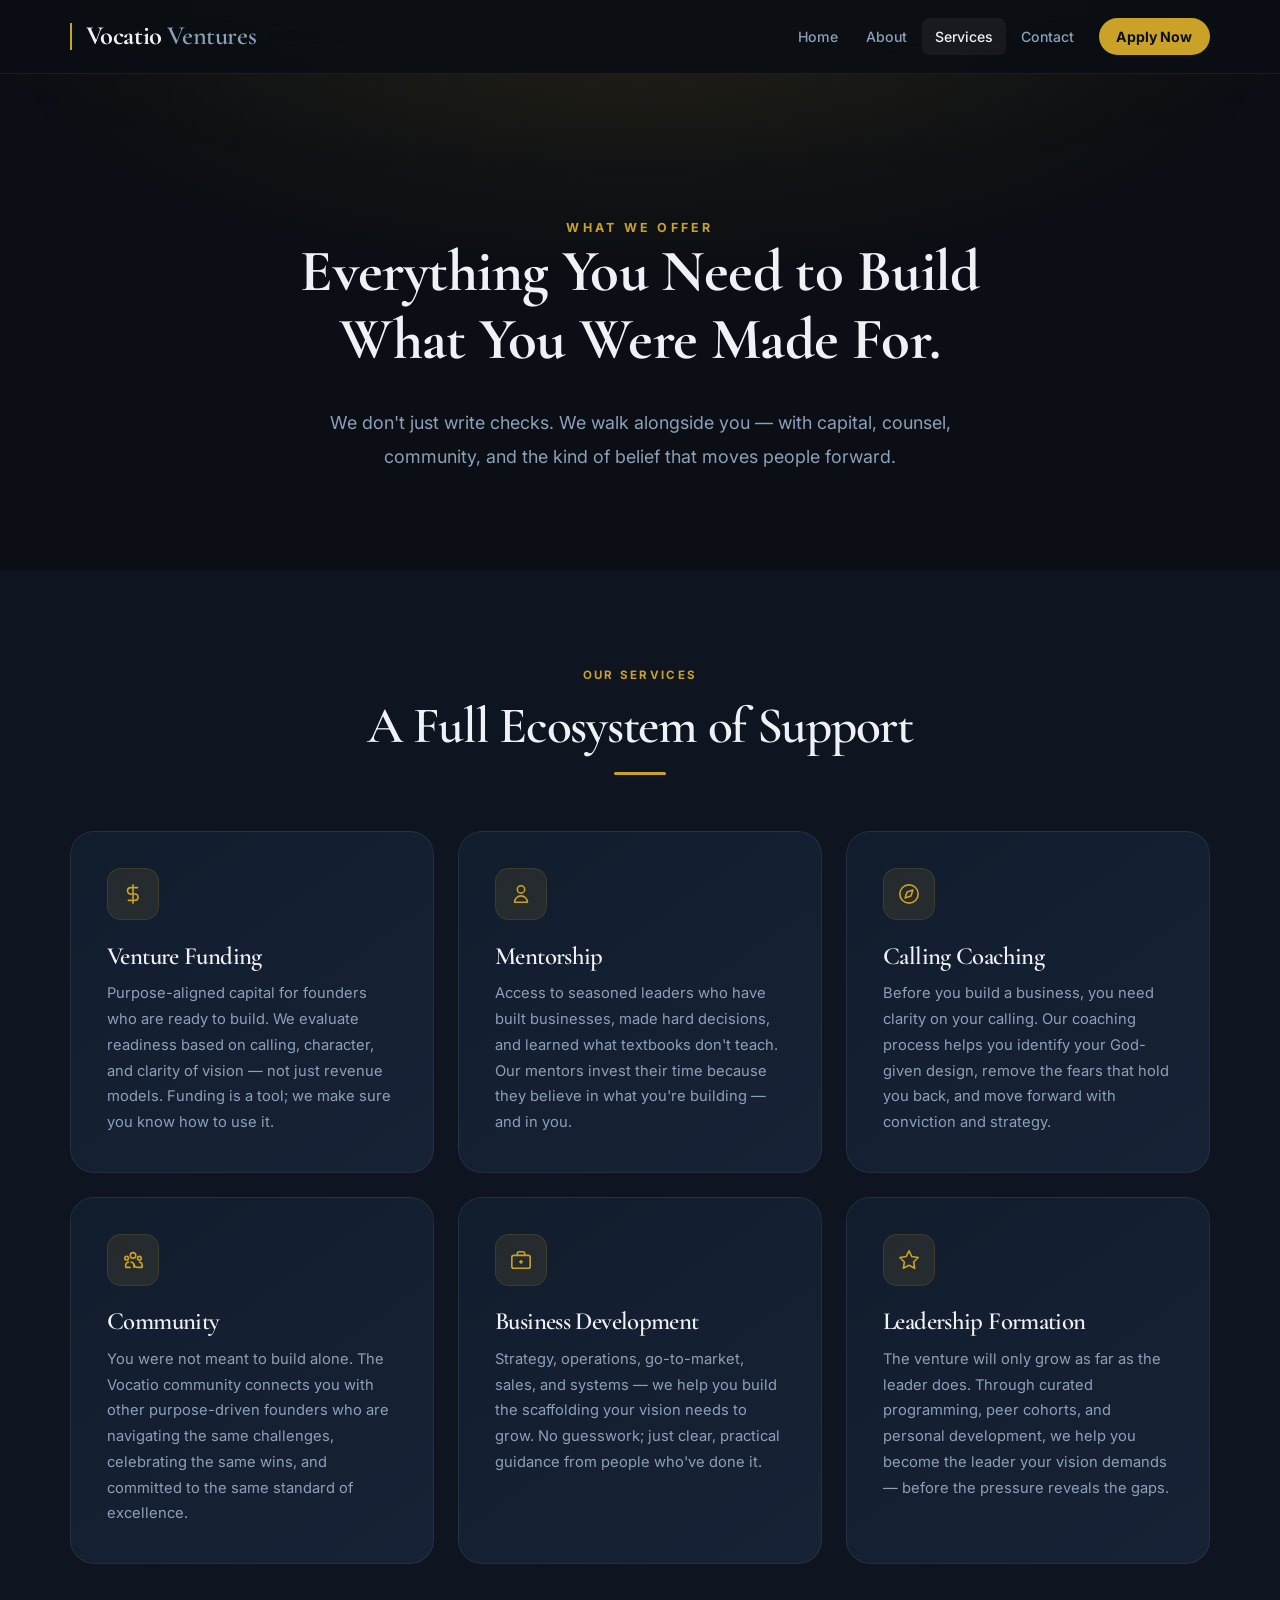
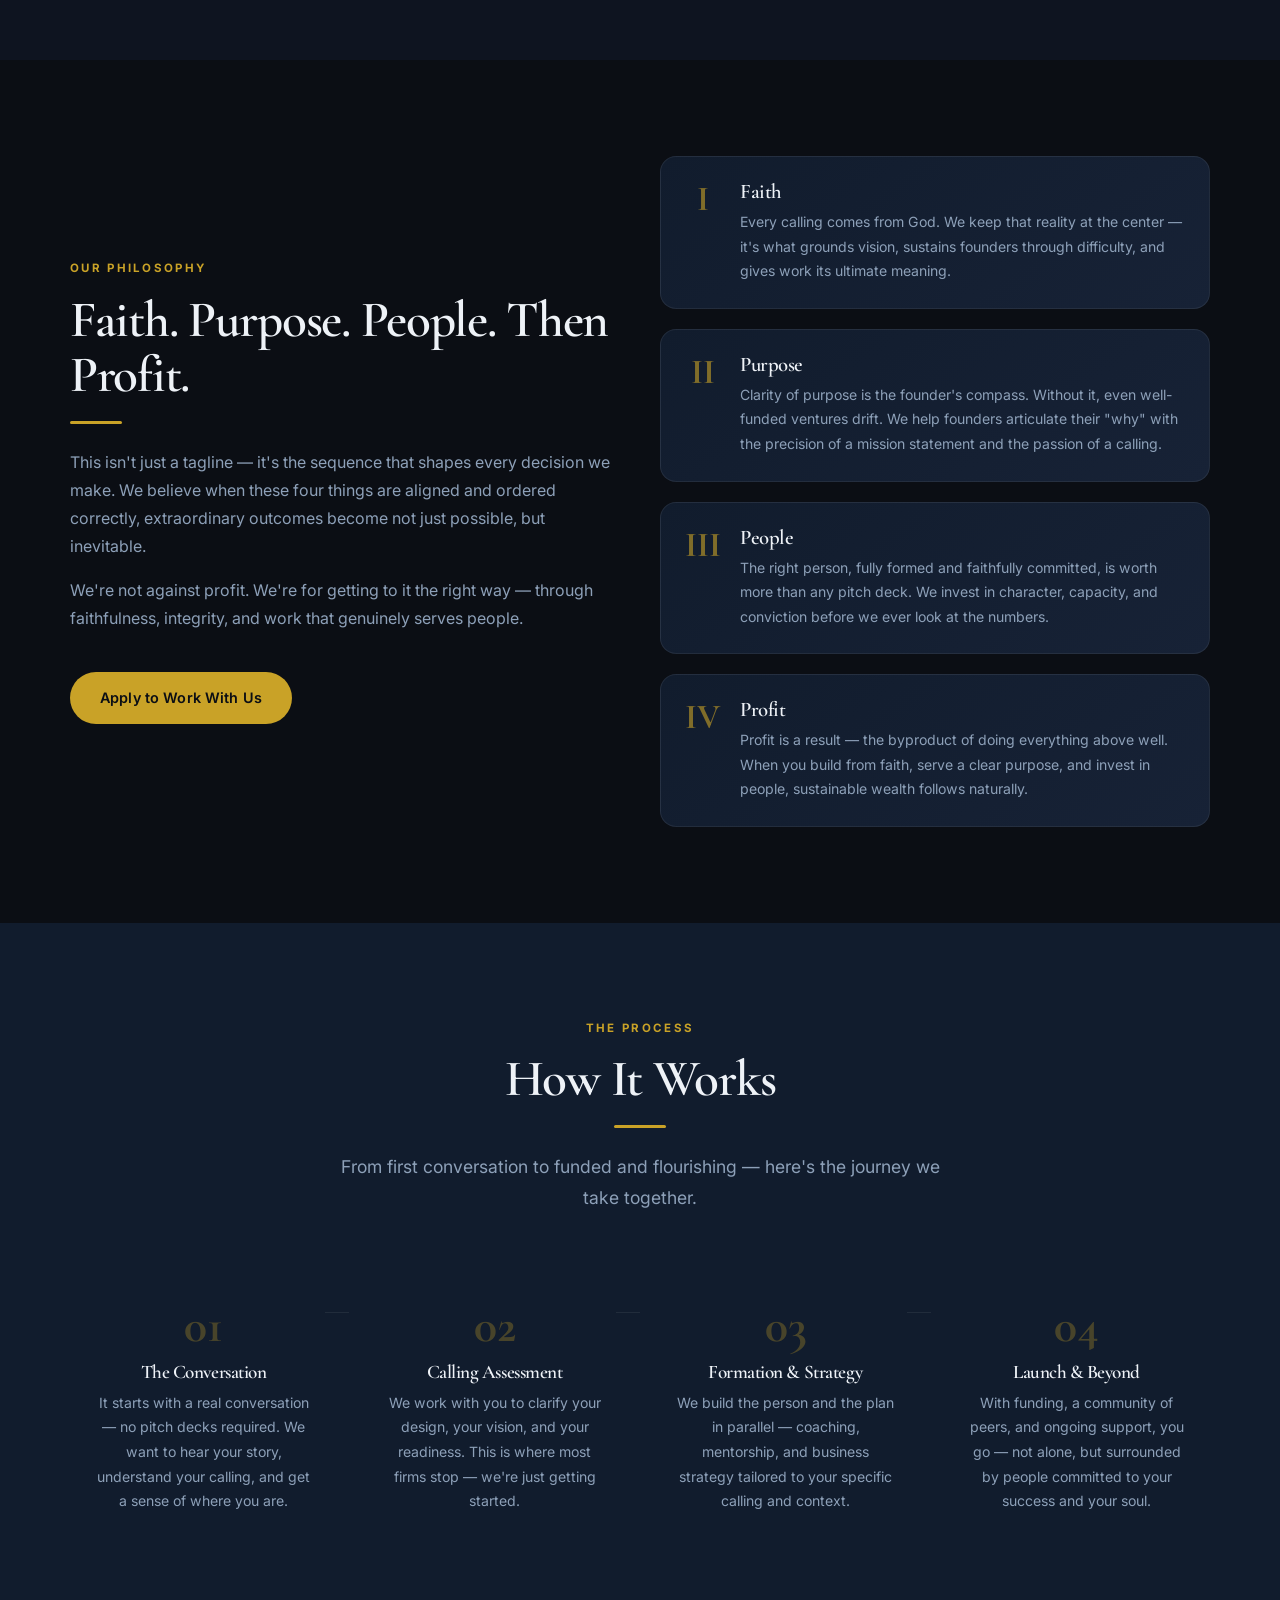
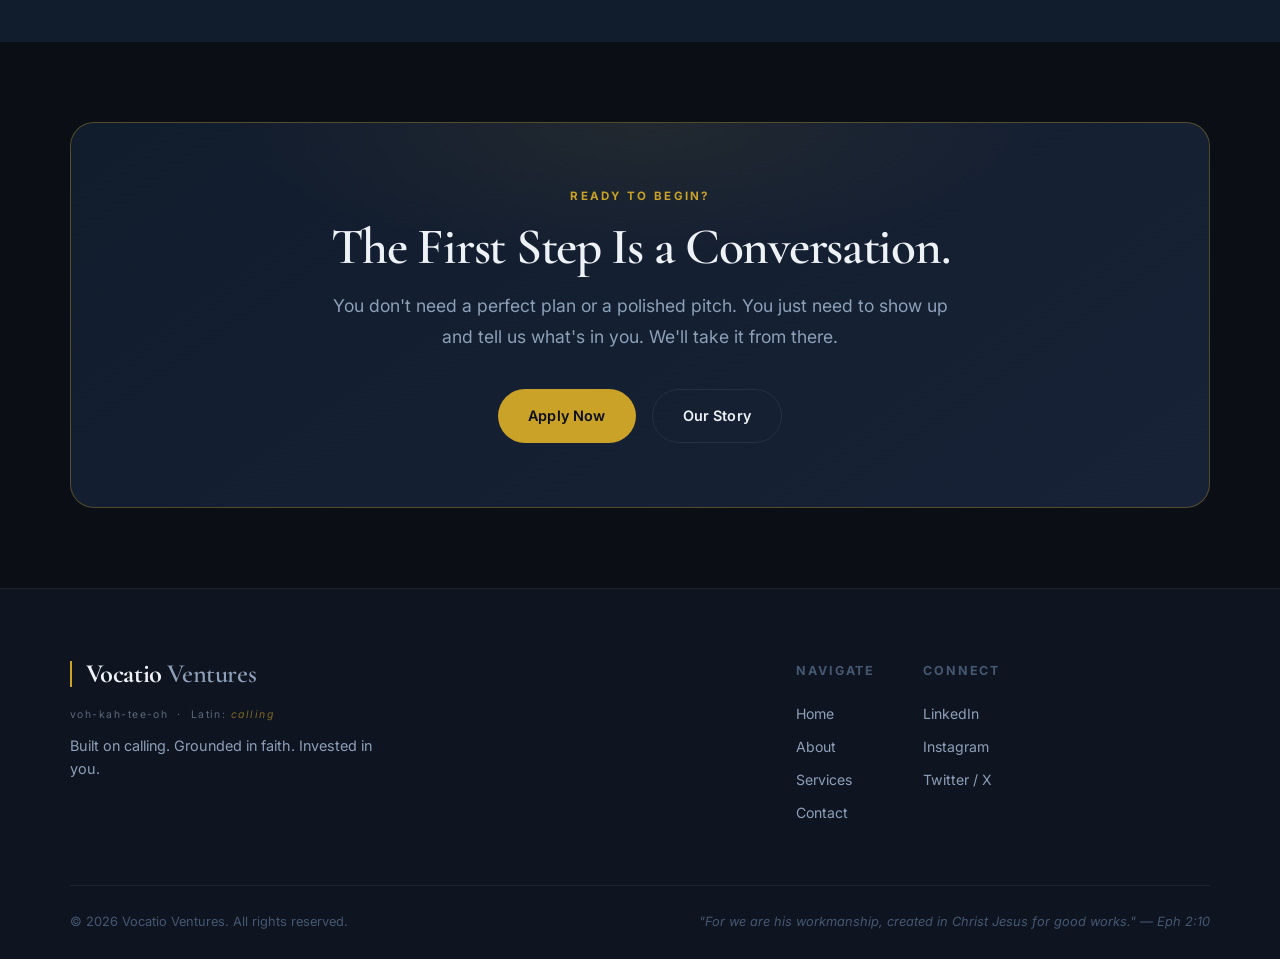
<file: services.html>
<!DOCTYPE html>
<html lang="en">
<head>
  <meta charset="UTF-8" />
  <meta name="viewport" content="width=device-width, initial-scale=1.0" />
  <title>Services &mdash; Vocatio Ventures</title>
  <meta name="description" content="Explore how Vocatio Ventures helps purpose-driven founders through venture funding, mentorship, coaching, community, and business development." />
  <link rel="preconnect" href="https://fonts.googleapis.com" />
  <link rel="preconnect" href="https://fonts.gstatic.com" crossorigin />
  <link href="https://fonts.googleapis.com/css2?family=Cormorant+Garamond:ital,wght@0,400;0,600;0,700;1,400;1,600&family=Inter:wght@400;500;600;700&display=swap" rel="stylesheet" />
  <link rel="stylesheet" href="styles.css" />
</head>
<body>

  <!-- HEADER -->
  <header class="site-header">
    <div class="container nav-wrapper">
      <a href="index.html" class="logo">
        <span class="logo-text">Vocatio <span class="logo-sub">Ventures</span></span>
      </a>
      <button class="nav-toggle" aria-label="Toggle navigation" aria-expanded="false">
        <span></span><span></span><span></span>
      </button>
      <nav class="site-nav" id="site-nav">
        <a href="index.html">Home</a>
        <a href="about.html">About</a>
        <a href="services.html">Services</a>
        <a href="contact.html">Contact</a>
        <a href="contact.html" class="nav-apply">Apply Now</a>
      </nav>
    </div>
  </header>

  <main>

    <!-- PAGE HERO -->
    <section class="page-hero">
      <div class="container-narrow">
        <span class="eyebrow fade-up">What We Offer</span>
        <h1 class="fade-up delay-1">Everything You Need to Build What You Were Made For.</h1>
        <p class="lead fade-up delay-2">
          We don't just write checks. We walk alongside you &mdash; with capital, counsel, community, and the kind of belief that moves people forward.
        </p>
      </div>
    </section>

    <!-- SERVICES GRID -->
    <section class="section bg-alt">
      <div class="container">
        <div class="section-header centered fade-up">
          <span class="eyebrow">Our Services</span>
          <h2>A Full Ecosystem of Support</h2>
          <div class="gold-line centered"></div>
        </div>
        <div class="services-grid">

          <div class="service-card fade-up delay-1">
            <div class="card-icon">
              <svg width="22" height="22" fill="none" stroke="currentColor" stroke-width="1.75" viewBox="0 0 24 24">
                <path stroke-linecap="round" stroke-linejoin="round" d="M12 2v20M17 5H9.5A3.5 3.5 0 0 0 9.5 12H14a3.5 3.5 0 0 1 0 7H7"/>
              </svg>
            </div>
            <h3>Venture Funding</h3>
            <p>
              Purpose-aligned capital for founders who are ready to build. We evaluate readiness based on calling, character, and clarity of vision &mdash; not just revenue models. Funding is a tool; we make sure you know how to use it.
            </p>
          </div>

          <div class="service-card fade-up delay-2">
            <div class="card-icon">
              <svg width="22" height="22" fill="none" stroke="currentColor" stroke-width="1.75" viewBox="0 0 24 24">
                <path stroke-linecap="round" stroke-linejoin="round" d="M16 7a4 4 0 1 1-8 0 4 4 0 0 1 8 0zM12 14a7 7 0 0 0-7 7h14a7 7 0 0 0-7-7z"/>
              </svg>
            </div>
            <h3>Mentorship</h3>
            <p>
              Access to seasoned leaders who have built businesses, made hard decisions, and learned what textbooks don't teach. Our mentors invest their time because they believe in what you're building &mdash; and in you.
            </p>
          </div>

          <div class="service-card fade-up delay-3">
            <div class="card-icon">
              <svg width="22" height="22" fill="none" stroke="currentColor" stroke-width="1.75" viewBox="0 0 24 24">
                <circle cx="12" cy="12" r="10"/>
                <path stroke-linecap="round" stroke-linejoin="round" d="m16.24 7.76-2.12 6.36-6.36 2.12 2.12-6.36 6.36-2.12z"/>
              </svg>
            </div>
            <h3>Calling Coaching</h3>
            <p>
              Before you build a business, you need clarity on your calling. Our coaching process helps you identify your God-given design, remove the fears that hold you back, and move forward with conviction and strategy.
            </p>
          </div>

          <div class="service-card fade-up delay-1">
            <div class="card-icon">
              <svg width="22" height="22" fill="none" stroke="currentColor" stroke-width="1.75" viewBox="0 0 24 24">
                <path stroke-linecap="round" stroke-linejoin="round" d="M17 20h5v-2a4 4 0 0 0-3-3.87M9 20H4v-2a4 4 0 0 1 3-3.87m6 5.87v-2a4 4 0 0 0-3-3.87m6 5.87a4 4 0 0 1-3-3.87M15 7a3 3 0 1 1-6 0 3 3 0 0 1 6 0zm6 3a2 2 0 1 1-4 0 2 2 0 0 1 4 0zM7 10a2 2 0 1 1-4 0 2 2 0 0 1 4 0z"/>
              </svg>
            </div>
            <h3>Community</h3>
            <p>
              You were not meant to build alone. The Vocatio community connects you with other purpose-driven founders who are navigating the same challenges, celebrating the same wins, and committed to the same standard of excellence.
            </p>
          </div>

          <div class="service-card fade-up delay-2">
            <div class="card-icon">
              <svg width="22" height="22" fill="none" stroke="currentColor" stroke-width="1.75" viewBox="0 0 24 24">
                <rect x="2" y="7" width="20" height="14" rx="2"/>
                <path stroke-linecap="round" stroke-linejoin="round" d="M16 7V5a2 2 0 0 0-2-2h-4a2 2 0 0 0-2 2v2"/>
                <line x1="12" y1="12" x2="12" y2="16"/>
                <line x1="10" y1="14" x2="14" y2="14"/>
              </svg>
            </div>
            <h3>Business Development</h3>
            <p>
              Strategy, operations, go-to-market, sales, and systems &mdash; we help you build the scaffolding your vision needs to grow. No guesswork; just clear, practical guidance from people who've done it.
            </p>
          </div>

          <div class="service-card fade-up delay-3">
            <div class="card-icon">
              <svg width="22" height="22" fill="none" stroke="currentColor" stroke-width="1.75" viewBox="0 0 24 24">
                <path stroke-linecap="round" stroke-linejoin="round" d="M12 2l3.09 6.26L22 9.27l-5 4.87 1.18 6.88L12 17.77l-6.18 3.25L7 14.14 2 9.27l6.91-1.01L12 2z"/>
              </svg>
            </div>
            <h3>Leadership Formation</h3>
            <p>
              The venture will only grow as far as the leader does. Through curated programming, peer cohorts, and personal development, we help you become the leader your vision demands &mdash; before the pressure reveals the gaps.
            </p>
          </div>

        </div>
      </div>
    </section>

    <!-- INVESTMENT PHILOSOPHY -->
    <section class="section">
      <div class="container philosophy-grid">

        <div class="fade-up">
          <span class="eyebrow">Our Philosophy</span>
          <h2>Faith. Purpose. People. Then Profit.</h2>
          <div class="gold-line"></div>
          <p>
            This isn't just a tagline &mdash; it's the sequence that shapes every decision we make. We believe when these four things are aligned and ordered correctly, extraordinary outcomes become not just possible, but inevitable.
          </p>
          <p>
            We're not against profit. We're for getting to it the right way &mdash; through faithfulness, integrity, and work that genuinely serves people.
          </p>
          <a href="contact.html" class="btn btn-primary" style="margin-top:1.5rem;">Apply to Work With Us</a>
        </div>

        <div class="philosophy-pillars fade-up delay-2">
          <div class="philosophy-pillar">
            <span class="pillar-order">I</span>
            <div class="pillar-body">
              <h3>Faith</h3>
              <p>Every calling comes from God. We keep that reality at the center &mdash; it's what grounds vision, sustains founders through difficulty, and gives work its ultimate meaning.</p>
            </div>
          </div>
          <div class="philosophy-pillar">
            <span class="pillar-order">II</span>
            <div class="pillar-body">
              <h3>Purpose</h3>
              <p>Clarity of purpose is the founder's compass. Without it, even well-funded ventures drift. We help founders articulate their "why" with the precision of a mission statement and the passion of a calling.</p>
            </div>
          </div>
          <div class="philosophy-pillar">
            <span class="pillar-order">III</span>
            <div class="pillar-body">
              <h3>People</h3>
              <p>The right person, fully formed and faithfully committed, is worth more than any pitch deck. We invest in character, capacity, and conviction before we ever look at the numbers.</p>
            </div>
          </div>
          <div class="philosophy-pillar">
            <span class="pillar-order">IV</span>
            <div class="pillar-body">
              <h3>Profit</h3>
              <p>Profit is a result &mdash; the byproduct of doing everything above well. When you build from faith, serve a clear purpose, and invest in people, sustainable wealth follows naturally.</p>
            </div>
          </div>
        </div>

      </div>
    </section>

    <!-- PROCESS -->
    <section class="process-band bg-panel">
      <div class="container">
        <div class="section-header centered fade-up">
          <span class="eyebrow">The Process</span>
          <h2>How It Works</h2>
          <div class="gold-line centered"></div>
          <p class="lead">From first conversation to funded and flourishing &mdash; here's the journey we take together.</p>
        </div>
        <div class="process-steps">
          <div class="process-step fade-up delay-1">
            <span class="step-num">01</span>
            <h3>The Conversation</h3>
            <p>It starts with a real conversation &mdash; no pitch decks required. We want to hear your story, understand your calling, and get a sense of where you are.</p>
          </div>
          <div class="process-step fade-up delay-2">
            <span class="step-num">02</span>
            <h3>Calling Assessment</h3>
            <p>We work with you to clarify your design, your vision, and your readiness. This is where most firms stop &mdash; we're just getting started.</p>
          </div>
          <div class="process-step fade-up delay-3">
            <span class="step-num">03</span>
            <h3>Formation &amp; Strategy</h3>
            <p>We build the person and the plan in parallel &mdash; coaching, mentorship, and business strategy tailored to your specific calling and context.</p>
          </div>
          <div class="process-step fade-up delay-4">
            <span class="step-num">04</span>
            <h3>Launch &amp; Beyond</h3>
            <p>With funding, a community of peers, and ongoing support, you go &mdash; not alone, but surrounded by people committed to your success and your soul.</p>
          </div>
        </div>
      </div>
    </section>

    <!-- CTA -->
    <section class="cta-band">
      <div class="container">
        <div class="cta-box fade-up">
          <span class="eyebrow">Ready to Begin?</span>
          <h2>The First Step Is a Conversation.</h2>
          <p class="lead">
            You don't need a perfect plan or a polished pitch. You just need to show up and tell us what's in you. We'll take it from there.
          </p>
          <div class="cta-actions">
            <a href="contact.html" class="btn btn-primary">Apply Now</a>
            <a href="about.html" class="btn btn-secondary">Our Story</a>
          </div>
        </div>
      </div>
    </section>

  </main>

  <!-- FOOTER -->
  <footer class="site-footer">
    <div class="container footer-grid">
      <div class="footer-brand">
        <a href="index.html" class="logo">
          <span class="logo-text">Vocatio <span class="logo-sub">Ventures</span></span>
        </a>
        <p class="footer-pronunciation">voh-kah-tee-oh &nbsp;&middot;&nbsp; Latin: <em>calling</em></p>
        <p class="footer-tagline">Built on calling. Grounded in faith. Invested in you.</p>
      </div>
      <div class="footer-links">
        <div class="footer-col">
          <h4>Navigate</h4>
          <a href="index.html">Home</a>
          <a href="about.html">About</a>
          <a href="services.html">Services</a>
          <a href="contact.html">Contact</a>
        </div>
        <div class="footer-col">
          <h4>Connect</h4>
          <a href="#">LinkedIn</a>
          <a href="#">Instagram</a>
          <a href="#">Twitter / X</a>
        </div>
      </div>
    </div>
    <div class="container footer-bottom">
      <p>&copy; 2026 Vocatio Ventures. All rights reserved.</p>
      <p class="footer-verse">"For we are his workmanship, created in Christ Jesus for good works." &mdash; Eph 2:10</p>
    </div>
  </footer>

  <script src="script.js"></script>
</body>
</html>
</file>
<file: styles.css>
/* ============================================================
   VOCATIO VENTURES — GLOBAL DESIGN SYSTEM
   ============================================================ */

*, *::before, *::after { box-sizing: border-box; }

:root {
  --bg:           #0b0e14;
  --bg-alt:       #0e1420;
  --panel:        #111c2d;
  --panel-light:  #172236;
  --border:       rgba(255, 255, 255, 0.07);
  --border-gold:  rgba(201, 162, 39, 0.35);
  --text:         #eef2f7;
  --muted:        #8da0b8;
  --subtle:       #455872;
  --accent:       #c9a227;
  --accent-hover: #ddb83a;
  --accent-dim:   rgba(201, 162, 39, 0.10);
  --max:          1140px;
  --radius:       16px;
  --radius-lg:    24px;
  --shadow:       0 24px 64px rgba(0, 0, 0, 0.40);
  --shadow-sm:    0 4px 24px rgba(0, 0, 0, 0.25);
  --ease:         cubic-bezier(0.4, 0, 0.2, 1);
}

html {
  scroll-behavior: smooth;
  font-size: 16px;
}

body {
  margin: 0;
  font-family: 'Inter', sans-serif;
  background-color: var(--bg);
  color: var(--text);
  line-height: 1.65;
  -webkit-font-smoothing: antialiased;
  -moz-osx-font-smoothing: grayscale;
}

/* Ambient gold glow at top */
body::before {
  content: '';
  position: fixed;
  top: 0; left: 0; right: 0;
  height: 700px;
  background: radial-gradient(ellipse 90% 45% at 50% -5%, rgba(201,162,39,0.07), transparent 70%);
  pointer-events: none;
  z-index: 0;
}

a   { color: inherit; text-decoration: none; }
img { max-width: 100%; display: block; }

button {
  cursor: pointer;
  border: none;
  background: none;
  padding: 0;
  font-family: inherit;
}

/* ============================================================
   LAYOUT
   ============================================================ */
.container {
  width: min(calc(100% - 2.5rem), var(--max));
  margin: 0 auto;
}

.container-narrow {
  width: min(calc(100% - 2.5rem), 760px);
  margin: 0 auto;
}

/* ============================================================
   TYPOGRAPHY
   ============================================================ */
h1, h2, h3 {
  font-family: 'Cormorant Garamond', 'Georgia', serif;
  line-height: 1.08;
  letter-spacing: -0.025em;
  margin: 0 0 1.1rem;
  color: var(--text);
}

h4 {
  font-family: 'Inter', sans-serif;
  font-size: 0.78rem;
  font-weight: 700;
  letter-spacing: 0.15em;
  text-transform: uppercase;
  color: var(--subtle);
  margin: 0 0 1rem;
}

h1 { font-size: clamp(3.2rem, 6vw, 5.8rem); font-weight: 700; }
h2 { font-size: clamp(2.2rem, 4vw, 4rem);   font-weight: 600; }
h3 { font-size: clamp(1.5rem, 2.5vw, 2rem); font-weight: 600; }

p {
  margin: 0 0 1rem;
  color: var(--muted);
  line-height: 1.75;
}
p:last-child { margin-bottom: 0; }

.eyebrow {
  display: block;
  font-family: 'Inter', sans-serif;
  font-size: 0.72rem;
  font-weight: 700;
  letter-spacing: 0.2em;
  text-transform: uppercase;
  color: var(--accent);
  margin-bottom: 0.9rem;
}

.lead {
  font-size: 1.1rem;
  line-height: 1.75;
  color: var(--muted);
  max-width: 58ch;
}

/* ============================================================
   BUTTONS
   ============================================================ */
.btn {
  display: inline-flex;
  align-items: center;
  justify-content: center;
  gap: 0.45rem;
  min-height: 52px;
  padding: 0.875rem 1.875rem;
  border-radius: 999px;
  font-family: 'Inter', sans-serif;
  font-size: 0.9rem;
  font-weight: 600;
  letter-spacing: 0.01em;
  transition: background 0.25s var(--ease),
              transform  0.25s var(--ease),
              box-shadow 0.25s var(--ease),
              border-color 0.25s var(--ease);
  white-space: nowrap;
  cursor: pointer;
}

.btn-primary {
  background: var(--accent);
  color: #0b0e14;
}
.btn-primary:hover {
  background: var(--accent-hover);
  transform: translateY(-2px);
  box-shadow: 0 10px 36px rgba(201, 162, 39, 0.32);
}

.btn-secondary {
  background: transparent;
  color: var(--text);
  border: 1px solid var(--border);
}
.btn-secondary:hover {
  border-color: rgba(255, 255, 255, 0.22);
  background: rgba(255, 255, 255, 0.05);
  transform: translateY(-2px);
}

.btn-ghost {
  background: transparent;
  color: var(--accent);
  padding: 0;
  min-height: unset;
  font-size: 0.9rem;
  font-weight: 600;
  gap: 0.35rem;
  border-radius: 0;
}
.btn-ghost:hover { color: var(--accent-hover); }
.btn-ghost svg  { transition: transform 0.2s; }
.btn-ghost:hover svg { transform: translateX(3px); }

/* ============================================================
   HEADER / NAVIGATION
   ============================================================ */
.site-header {
  position: sticky;
  top: 0;
  z-index: 100;
  backdrop-filter: blur(18px) saturate(1.5);
  -webkit-backdrop-filter: blur(18px) saturate(1.5);
  background: rgba(11, 14, 20, 0.88);
  border-bottom: 1px solid var(--border);
}

.nav-wrapper {
  display: flex;
  align-items: center;
  justify-content: space-between;
  padding: 1.1rem 0;
  gap: 1.5rem;
  position: relative;
}

.logo {
  font-family: 'Cormorant Garamond', Georgia, serif;
  font-size: 1.65rem;
  font-weight: 700;
  letter-spacing: -0.015em;
  color: var(--text);
  white-space: nowrap;
  display: flex;
  align-items: center;
  gap: 0;
  padding-left: 0.85rem;
  border-left: 2px solid var(--accent);
  line-height: 1;
  transition: border-color 0.2s;
}
.logo:hover { border-color: var(--accent-hover); }

.logo-text {
  display: inline-block;
}

.logo-text .logo-sub {
  color: var(--muted);
  font-weight: 600;
}

.site-nav {
  display: flex;
  align-items: center;
  gap: 0.15rem;
}

.site-nav a {
  font-size: 0.88rem;
  font-weight: 500;
  color: var(--muted);
  padding: 0.45rem 0.8rem;
  border-radius: 7px;
  transition: color 0.2s, background 0.2s;
}
.site-nav a:hover,
.site-nav a.active {
  color: var(--text);
  background: rgba(255, 255, 255, 0.05);
}

.site-nav .nav-apply {
  background: var(--accent);
  color: #0b0e14 !important;
  font-weight: 700;
  padding: 0.45rem 1.1rem;
  margin-left: 0.6rem;
  border-radius: 999px;
}
.site-nav .nav-apply:hover {
  background: var(--accent-hover) !important;
  transform: translateY(-1px);
}

/* Hamburger toggle */
.nav-toggle {
  display: none;
  flex-direction: column;
  justify-content: center;
  gap: 5px;
  width: 40px;
  height: 40px;
  padding: 9px;
  border-radius: 8px;
  transition: background 0.2s;
}
.nav-toggle:hover { background: rgba(255, 255, 255, 0.06); }

.nav-toggle span {
  display: block;
  width: 22px;
  height: 2px;
  background: var(--text);
  border-radius: 2px;
  transition: transform 0.3s var(--ease), opacity 0.3s var(--ease);
  transform-origin: center;
}
.nav-toggle[aria-expanded="true"] span:nth-child(1) {
  transform: translateY(7px) rotate(45deg);
}
.nav-toggle[aria-expanded="true"] span:nth-child(2) {
  opacity: 0;
  transform: scaleX(0);
}
.nav-toggle[aria-expanded="true"] span:nth-child(3) {
  transform: translateY(-7px) rotate(-45deg);
}

/* ============================================================
   FOOTER
   ============================================================ */
.site-footer {
  background: var(--bg-alt);
  border-top: 1px solid var(--border);
  padding-top: 4.5rem;
  position: relative;
  z-index: 1;
}

.footer-grid {
  display: grid;
  grid-template-columns: 1.6fr 1fr;
  gap: 4rem;
  padding-bottom: 3.5rem;
  border-bottom: 1px solid var(--border);
}

.footer-brand .logo {
  display: inline-flex;
  margin-bottom: 1rem;
}

.footer-pronunciation {
  font-family: 'Inter', sans-serif;
  font-size: 0.65rem;
  font-weight: 400;
  letter-spacing: 0.14em;
  color: var(--muted);
  opacity: 0.6;
  margin: 0.2rem 0 0.6rem;
}
.footer-pronunciation em {
  font-style: italic;
  color: var(--accent);
  opacity: 1;
}

/* About page etymology block */
.etymology-block {
  border-left: 3px solid var(--accent);
  padding: 1.2rem 1.4rem;
  margin: 1.5rem 0 1.15rem;
  background: rgba(201, 162, 39, 0.08);
  border-radius: 0 10px 10px 0;
}
.etymology-word {
  display: block;
  font-family: 'Cormorant Garamond', serif;
  font-size: 2rem;
  font-weight: 600;
  color: var(--text);
  line-height: 1.05;
  margin-bottom: 0.55rem;
}
.etymology-meta {
  display: flex;
  flex-wrap: wrap;
  align-items: baseline;
  gap: 0.75rem 1.2rem;
  margin-bottom: 0.55rem;
}
.etymology-phonetic {
  display: inline-block;
  font-family: 'Inter', sans-serif;
  font-size: 0.82rem;
  color: var(--accent);
  letter-spacing: 0.1em;
  margin: 0;
}
.etymology-origin {
  display: inline-block;
  font-family: 'Inter', sans-serif;
  font-size: 0.8rem;
  color: var(--muted);
  letter-spacing: 0.12em;
  font-style: italic;
}
.etymology-def {
  margin: 0;
  font-family: 'Inter', sans-serif;
  font-size: 0.9rem;
  color: var(--muted);
  letter-spacing: 0.02em;
  font-style: italic;
  line-height: 1.65;
}

.footer-tagline {
  font-size: 0.9rem;
  color: var(--muted);
  max-width: 34ch;
  line-height: 1.6;
}

.footer-links {
  display: flex;
  gap: 3rem;
}

.footer-col {
  display: flex;
  flex-direction: column;
}

.footer-col h4 {
  color: var(--subtle);
  margin-bottom: 1rem;
}

.footer-col a {
  font-size: 0.88rem;
  color: var(--muted);
  padding: 0.3rem 0;
  transition: color 0.2s;
}
.footer-col a:hover { color: var(--text); }

.footer-bottom {
  display: flex;
  align-items: center;
  justify-content: space-between;
  flex-wrap: wrap;
  gap: 0.75rem;
  padding: 1.6rem 0;
}

.footer-bottom p {
  font-size: 0.8rem;
  color: var(--subtle);
  margin: 0;
}

.footer-verse {
  font-style: italic;
  text-align: right;
}

/* ============================================================
   SECTION UTILITIES
   ============================================================ */
.section    { padding: 6rem 0; }
.section-sm { padding: 4rem 0; }

.bg-alt   { background: var(--bg-alt); }
.bg-panel { background: var(--panel); }

.section-header { margin-bottom: 3.5rem; }
.section-header.centered {
  max-width: 680px;
  margin-left: auto;
  margin-right: auto;
  text-align: center;
}
.section-header.centered .lead {
  margin: 0 auto;
}

.gold-line {
  width: 52px;
  height: 3px;
  background: var(--accent);
  border-radius: 3px;
  margin: 1.1rem 0 1.5rem;
}
.gold-line.centered {
  margin: 1.1rem auto 1.5rem;
}

/* ============================================================
   CARDS
   ============================================================ */
.card {
  background: linear-gradient(145deg, var(--panel) 0%, var(--panel-light) 100%);
  border: 1px solid var(--border);
  border-radius: var(--radius-lg);
  padding: 2rem;
  transition: border-color 0.3s var(--ease),
              transform   0.3s var(--ease),
              box-shadow  0.3s var(--ease);
}
.card:hover {
  border-color: var(--border-gold);
  transform: translateY(-5px);
  box-shadow: var(--shadow);
}

.card-icon {
  width: 52px;
  height: 52px;
  display: flex;
  align-items: center;
  justify-content: center;
  background: var(--accent-dim);
  border: 1px solid rgba(201, 162, 39, 0.15);
  border-radius: 14px;
  margin-bottom: 1.4rem;
  color: var(--accent);
  flex-shrink: 0;
}

.card h3 { font-size: 1.5rem; margin-bottom: 0.75rem; }
.card p  { font-size: 0.93rem; }

/* Grid layouts */
.grid-3 {
  display: grid;
  grid-template-columns: repeat(3, 1fr);
  gap: 1.5rem;
}

.grid-2 {
  display: grid;
  grid-template-columns: repeat(2, 1fr);
  gap: 1.5rem;
}

/* ============================================================
   SCROLL ANIMATIONS
   ============================================================ */
.fade-up {
  opacity: 0;
  transform: translateY(30px);
  transition: opacity 0.7s var(--ease), transform 0.7s var(--ease);
}
.fade-up.visible {
  opacity: 1;
  transform: translateY(0);
}

.delay-1 { transition-delay: 0.1s; }
.delay-2 { transition-delay: 0.2s; }
.delay-3 { transition-delay: 0.3s; }
.delay-4 { transition-delay: 0.4s; }
.delay-5 { transition-delay: 0.5s; }
.delay-6 { transition-delay: 0.6s; }

/* ============================================================
   PAGE HERO (inner pages)
   ============================================================ */
.page-hero {
  padding: 9rem 0 6rem;
  text-align: center;
  position: relative;
  z-index: 1;
  overflow: hidden;
}

.page-hero::before {
  content: '';
  position: absolute;
  inset: 0;
  background: radial-gradient(ellipse 70% 60% at 50% 0%, rgba(201,162,39,0.07) 0%, transparent 70%);
  pointer-events: none;
}

.page-hero .eyebrow {
  font-size: 0.78rem;
  letter-spacing: 0.26em;
  margin-bottom: 0;
}

.pronunciation {
  display: block;
  font-family: 'Inter', sans-serif;
  font-size: 0.7rem;
  font-weight: 400;
  letter-spacing: 0.12em;
  color: var(--muted);
  margin-bottom: 0.85rem;
}
.pronunciation em {
  font-style: italic;
  color: var(--accent);
}

.page-hero h1 {
  font-size: clamp(2.4rem, 4.6vw, 4.4rem);
  line-height: 1.15;
  max-width: 26ch;
  margin-left: auto;
  margin-right: auto;
  letter-spacing: -0.01em;
}

.page-hero .lead {
  margin: 2rem auto 0;
  font-size: 1.12rem;
  line-height: 1.9;
  max-width: 58ch;
  color: var(--muted);
}

/* ============================================================
   HOME — HERO
   ============================================================ */
.hero {
  padding: 7.5rem 0 5rem;
  position: relative;
  z-index: 1;
}

.hero-inner {
  display: grid;
  grid-template-columns: 1.15fr 0.85fr;
  gap: 3rem;
  align-items: center;
}

.hero-content h1 {
  max-width: 16ch;
  margin-bottom: 1.25rem;
  line-height: 1.06;
}

/* Gold keyword treatment in the hero headline */
.hero-content h1 em {
  font-style: italic;
  color: var(--accent);
}

.hero-content .lead {
  font-size: 1.1rem;
  max-width: 52ch;
  margin-bottom: 2rem;
}

.hero-actions {
  display: flex;
  align-items: center;
  gap: 1rem;
  flex-wrap: wrap;
}

.hero-panel {
  background: linear-gradient(160deg, #0f1a2e 0%, #0b0e14 100%);
  border: 1px solid rgba(201,162,39,0.2);
  border-radius: var(--radius-lg);
  padding: 2.5rem 2.25rem;
  box-shadow: 0 8px 40px rgba(0,0,0,0.45), inset 0 1px 0 rgba(201,162,39,0.08);
  position: relative;
  overflow: hidden;
  text-decoration: none;
  display: block;
  cursor: pointer;
  transition: transform 0.25s ease, box-shadow 0.25s ease, border-color 0.25s ease;
}

.hero-panel:hover {
  transform: translateY(-4px);
  box-shadow: 0 16px 56px rgba(0,0,0,0.55), 0 0 0 1px rgba(201,162,39,0.35);
  border-color: rgba(201,162,39,0.4);
}

.hero-panel:hover .panel-label { color: #e0b93a; }

/* Corner glow accent */
.hero-panel::after {
  content: '';
  position: absolute;
  top: -60px; right: -60px;
  width: 180px; height: 180px;
  background: radial-gradient(circle, rgba(201,162,39,0.08) 0%, transparent 70%);
  pointer-events: none;
}

.hero-panel::before {
  content: '';
  position: absolute;
  top: 0; left: 0; right: 0;
  height: 2px;
  background: linear-gradient(90deg, var(--accent) 0%, rgba(201,162,39,0.2) 60%, transparent 100%);
  border-radius: var(--radius-lg) var(--radius-lg) 0 0;
}

.hero-panel .panel-label {
  font-size: 0.68rem;
  font-weight: 700;
  letter-spacing: 0.2em;
  text-transform: uppercase;
  color: var(--accent);
  margin-bottom: 0.6rem;
  display: flex;
  align-items: center;
  gap: 0.6rem;
}

.hero-panel .panel-label::before {
  content: '';
  display: inline-block;
  width: 18px;
  height: 1px;
  background: var(--accent);
  flex-shrink: 0;
}

.hero-panel h2 {
  font-size: clamp(1.7rem, 2.5vw, 2.2rem);
  margin-bottom: 1rem;
}

.hero-panel p {
  font-size: 0.95rem;
  line-height: 1.75;
  color: var(--muted);
}

.panel-block { display: flex; flex-direction: column; }

.panel-divider {
  width: 100%;
  height: 1px;
  background: linear-gradient(90deg, rgba(201,162,39,0.35) 0%, rgba(201,162,39,0.05) 60%, transparent 100%);
  margin: 1.75rem 0;
}

.hero-pillars {
  display: flex;
  gap: 0;
  margin-top: 1.75rem;
  border-top: 1px solid var(--border);
  padding-top: 1.5rem;
}

.pillar-item {
  flex: 1;
  text-align: center;
  padding: 0 0.5rem;
  border-right: 1px solid var(--border);
}
.pillar-item:last-child { border-right: none; }

.pillar-num {
  font-family: 'Cormorant Garamond', serif;
  font-size: 1.6rem;
  font-weight: 700;
  color: var(--accent);
  display: block;
  line-height: 1;
  margin-bottom: 0.3rem;
}

.pillar-label {
  font-size: 0.72rem;
  font-weight: 600;
  letter-spacing: 0.08em;
  text-transform: uppercase;
  color: var(--muted);
}

/* ============================================================
   HOME — BELIEF SECTION
   ============================================================ */
.belief-grid {
  display: grid;
  grid-template-columns: repeat(3, 1fr);
  gap: 1.5rem;
}

.belief-number {
  font-family: 'Cormorant Garamond', serif;
  font-size: 3.5rem;
  font-weight: 700;
  color: var(--accent-dim);
  line-height: 1;
  margin-bottom: 1rem;
  display: block;
  color: var(--accent);
  opacity: 0.25;
}

/* ============================================================
   HOME — MANIFESTO / QUOTE BAND
   ============================================================ */
.manifesto {
  padding: 5rem 0;
  text-align: center;
  position: relative;
}

.manifesto-quote {
  font-family: 'Cormorant Garamond', serif;
  font-size: clamp(1.8rem, 3.5vw, 3rem);
  font-weight: 600;
  color: var(--text);
  line-height: 1.35;
  max-width: 820px;
  margin: 0 auto 1.5rem;
  letter-spacing: -0.02em;
}

.manifesto-quote em {
  font-style: italic;
  color: var(--accent);
}

.manifesto-source {
  font-size: 0.85rem;
  font-weight: 600;
  letter-spacing: 0.12em;
  text-transform: uppercase;
  color: var(--subtle);
}

/* ============================================================
   HOME — CTA SECTION
   ============================================================ */
.cta-band {
  padding: 5rem 0;
}

.cta-box {
  background: linear-gradient(145deg, var(--panel) 0%, var(--panel-light) 100%);
  border: 1px solid var(--border-gold);
  border-radius: var(--radius-lg);
  padding: 4rem;
  text-align: center;
  position: relative;
  overflow: hidden;
}

.cta-box::before {
  content: '';
  position: absolute;
  inset: 0;
  background: radial-gradient(ellipse 60% 60% at 50% 0%, rgba(201,162,39,0.08), transparent 60%);
  pointer-events: none;
}

.cta-box h2 {
  margin-bottom: 1rem;
  position: relative;
}

.cta-box .lead {
  margin: 0 auto 2.25rem;
  position: relative;
}

.cta-actions {
  display: flex;
  justify-content: center;
  gap: 1rem;
  flex-wrap: wrap;
  position: relative;
}

/* ============================================================
   ABOUT PAGE
   ============================================================ */
.about-intro-grid {
  display: grid;
  grid-template-columns: 1fr 1fr;
  gap: 4rem;
  align-items: center;
}

.about-stat-stack {
  display: flex;
  flex-direction: column;
  gap: 1.5rem;
}

.stat-block {
  background: linear-gradient(145deg, var(--panel) 0%, var(--panel-light) 100%);
  border: 1px solid var(--border);
  border-left: 3px solid var(--accent);
  border-radius: 0 var(--radius) var(--radius) 0;
  padding: 1.5rem 1.75rem;
}

.stat-block .stat-num {
  font-family: 'Cormorant Garamond', serif;
  font-size: 2.8rem;
  font-weight: 700;
  color: var(--text);
  line-height: 1;
  margin-bottom: 0.25rem;
  display: block;
}

.stat-block p {
  font-size: 0.88rem;
  margin: 0;
}

.problem-band {
  padding: 6rem 0;
  text-align: center;
}

.problem-statement {
  font-family: 'Cormorant Garamond', serif;
  font-size: clamp(2rem, 4vw, 3.5rem);
  font-weight: 600;
  color: var(--text);
  line-height: 1.25;
  max-width: 780px;
  margin: 0 auto 1.5rem;
  letter-spacing: -0.02em;
}

.problem-statement span { color: var(--accent); }

.difference-grid {
  display: grid;
  grid-template-columns: repeat(2, 1fr);
  gap: 1.5rem;
}

.diff-card {
  background: linear-gradient(145deg, var(--panel) 0%, var(--panel-light) 100%);
  border: 1px solid var(--border);
  border-radius: var(--radius-lg);
  padding: 2rem;
  transition: border-color 0.3s, transform 0.3s, box-shadow 0.3s;
}
.diff-card:hover {
  border-color: var(--border-gold);
  transform: translateY(-4px);
  box-shadow: var(--shadow-sm);
}

.diff-vs {
  display: flex;
  align-items: flex-start;
  gap: 1rem;
  margin-bottom: 1rem;
}

.vs-badge {
  font-size: 0.7rem;
  font-weight: 700;
  letter-spacing: 0.12em;
  text-transform: uppercase;
  padding: 0.3rem 0.6rem;
  border-radius: 6px;
  white-space: nowrap;
  flex-shrink: 0;
  margin-top: 0.2rem;
}

.vs-badge.them {
  background: rgba(255,255,255,0.05);
  color: var(--subtle);
}

.vs-badge.us {
  background: var(--accent-dim);
  color: var(--accent);
}

.diff-card h3 { font-size: 1.35rem; }

.founder-band {
  padding: 6rem 0;
}

.founder-grid {
  display: grid;
  grid-template-columns: 1fr 1fr;
  gap: 4rem;
  align-items: start;
}

/* Mission & Vision section */
.mv-header {
  text-align: center;
  margin-bottom: 3rem;
}

.mv-grid {
  display: grid;
  grid-template-columns: 1fr 1fr;
  gap: 2rem;
  align-items: start;
}

.mv-card {
  background: linear-gradient(160deg, #0f1a2e 0%, #0b0e14 100%);
  border: 1px solid rgba(201,162,39,0.18);
  border-radius: var(--radius-lg);
  padding: 2.25rem;
  position: relative;
  overflow: hidden;
  transition: transform 0.3s ease, box-shadow 0.3s ease, border-color 0.3s ease;
  cursor: default;
}

.mv-card:hover {
  transform: translateY(-6px);
  box-shadow: 0 20px 50px rgba(0,0,0,0.4), 0 0 0 1px rgba(201,162,39,0.4);
  border-color: rgba(201,162,39,0.45);
}

.mv-card::before {
  content: '';
  position: absolute;
  top: 0; left: 0; right: 0;
  height: 2px;
  background: linear-gradient(90deg, var(--accent), transparent);
}

.mv-label {
  font-size: 0.68rem;
  font-weight: 700;
  letter-spacing: 0.2em;
  text-transform: uppercase;
  color: var(--accent);
  display: flex;
  align-items: center;
  gap: 0.6rem;
  margin-bottom: 1rem;
}

.mv-label::before {
  content: '';
  display: inline-block;
  width: 18px;
  height: 1px;
  background: var(--accent);
  flex-shrink: 0;
}

.mv-statement {
  font-family: 'Cormorant Garamond', serif;
  font-size: clamp(1.2rem, 2vw, 1.5rem);
  font-weight: 600;
  color: var(--text);
  line-height: 1.35;
  margin-bottom: 1.25rem;
}

.mv-card p:not(.mv-statement) {
  font-size: 0.93rem;
  line-height: 1.75;
  color: var(--muted);
}

.founder-image-placeholder {
  aspect-ratio: 4/5;
  background: linear-gradient(145deg, var(--panel) 0%, var(--panel-light) 100%);
  border: 1px solid var(--border);
  border-radius: var(--radius-lg);
  display: flex;
  align-items: center;
  justify-content: center;
  color: var(--subtle);
  font-size: 0.85rem;
  letter-spacing: 0.08em;
  text-transform: uppercase;
}

.founder-verse {
  margin-top: 2rem;
  padding: 1.75rem 2rem;
  background: rgba(201, 162, 39, 0.06);
  border-left: 3px solid var(--accent);
  border-radius: 0 var(--radius-lg) var(--radius-lg) 0;
}

.founder-verse p {
  font-family: 'Cormorant Garamond', serif;
  font-size: 1.05rem;
  font-style: italic;
  color: var(--text);
  line-height: 1.5;
  margin-bottom: 1rem;
}

.founder-verse cite {
  font-size: 0.8rem;
  font-weight: 700;
  letter-spacing: 0.14em;
  text-transform: none;
  color: var(--accent);
  font-style: normal;
}

@media (max-width: 700px) {
  .mv-grid { grid-template-columns: 1fr; }
}

/* ============================================================
   SERVICES PAGE
   ============================================================ */
.services-grid {
  display: grid;
  grid-template-columns: repeat(3, 1fr);
  gap: 1.5rem;
}

.service-card {
  background: linear-gradient(145deg, var(--panel) 0%, var(--panel-light) 100%);
  border: 1px solid var(--border);
  border-radius: var(--radius-lg);
  padding: 2.25rem;
  transition: border-color 0.3s var(--ease), transform 0.3s var(--ease), box-shadow 0.3s var(--ease);
  display: flex;
  flex-direction: column;
}
.service-card:hover {
  border-color: var(--border-gold);
  transform: translateY(-6px);
  box-shadow: var(--shadow);
}

.service-card h3 { font-size: 1.55rem; margin-bottom: 0.75rem; }
.service-card p  { font-size: 0.92rem; flex: 1; }

.philosophy-grid {
  display: grid;
  grid-template-columns: 1fr 1fr;
  gap: 2.5rem;
  align-items: center;
}

.philosophy-pillars {
  display: flex;
  flex-direction: column;
  gap: 1.25rem;
}

.philosophy-pillar {
  display: flex;
  gap: 1.25rem;
  align-items: flex-start;
  padding: 1.5rem;
  background: linear-gradient(145deg, var(--panel) 0%, var(--panel-light) 100%);
  border: 1px solid var(--border);
  border-radius: var(--radius);
  transition: border-color 0.3s, transform 0.3s;
}
.philosophy-pillar:hover {
  border-color: var(--border-gold);
  transform: translateX(4px);
}

.pillar-order {
  font-family: 'Cormorant Garamond', serif;
  font-size: 2.2rem;
  font-weight: 700;
  color: var(--accent);
  line-height: 1;
  min-width: 2.2rem;
  text-align: center;
  opacity: 0.6;
}

.pillar-body h3 {
  font-size: 1.3rem;
  margin-bottom: 0.4rem;
}
.pillar-body p { font-size: 0.88rem; margin: 0; }

.process-band { padding: 6rem 0; }

.process-steps {
  display: grid;
  grid-template-columns: repeat(4, 1fr);
  gap: 1.5rem;
  counter-reset: step;
}

.process-step {
  text-align: center;
  padding: 2rem 1.5rem;
  position: relative;
}

.process-step::after {
  content: '';
  position: absolute;
  top: 2.6rem;
  right: -0.75rem;
  width: 1.5rem;
  height: 1px;
  background: var(--border);
}
.process-step:last-child::after { display: none; }

.step-num {
  font-family: 'Cormorant Garamond', serif;
  font-size: 3rem;
  font-weight: 700;
  color: var(--accent);
  opacity: 0.3;
  line-height: 1;
  margin-bottom: 0.75rem;
  display: block;
}

.process-step h3 {
  font-size: 1.2rem;
  margin-bottom: 0.5rem;
}

.process-step p { font-size: 0.88rem; }

/* ============================================================
   CONTACT PAGE
   ============================================================ */
.contact-grid {
  display: grid;
  grid-template-columns: 0.9fr 1.1fr;
  gap: 4rem;
  align-items: start;
}

.contact-info h2 {
  font-size: clamp(2rem, 3.5vw, 3rem);
}

.contact-details {
  display: flex;
  flex-direction: column;
  gap: 1.5rem;
  margin-top: 2.5rem;
}

.contact-item {
  display: flex;
  align-items: flex-start;
  gap: 1rem;
}

.contact-item-icon {
  width: 44px;
  height: 44px;
  background: var(--accent-dim);
  border: 1px solid rgba(201,162,39,0.15);
  border-radius: 11px;
  display: flex;
  align-items: center;
  justify-content: center;
  color: var(--accent);
  flex-shrink: 0;
}

.contact-item-body strong {
  display: block;
  font-size: 0.8rem;
  font-weight: 700;
  letter-spacing: 0.1em;
  text-transform: uppercase;
  color: var(--subtle);
  margin-bottom: 0.25rem;
}

.contact-item-body span {
  font-size: 0.93rem;
  color: var(--muted);
}

.social-row {
  display: flex;
  gap: 0.75rem;
  margin-top: 2.5rem;
}

.social-link {
  width: 44px;
  height: 44px;
  display: flex;
  align-items: center;
  justify-content: center;
  background: var(--panel);
  border: 1px solid var(--border);
  border-radius: 10px;
  color: var(--muted);
  transition: color 0.2s, border-color 0.2s, background 0.2s, transform 0.2s;
}
.social-link:hover {
  color: var(--accent);
  border-color: var(--border-gold);
  background: var(--accent-dim);
  transform: translateY(-2px);
}

/* Contact Form */
.contact-form-wrap {
  background: linear-gradient(145deg, var(--panel) 0%, var(--panel-light) 100%);
  border: 1px solid var(--border);
  border-radius: var(--radius-lg);
  padding: 2.75rem;
}

.form-row {
  display: grid;
  grid-template-columns: 1fr 1fr;
  gap: 1.25rem;
}

.form-group {
  display: flex;
  flex-direction: column;
  gap: 0.5rem;
  margin-bottom: 1.25rem;
}
.form-group:last-child { margin-bottom: 0; }

.form-group label {
  font-size: 0.8rem;
  font-weight: 600;
  letter-spacing: 0.08em;
  text-transform: uppercase;
  color: var(--subtle);
}

.form-group input,
.form-group select,
.form-group textarea {
  background: rgba(255, 255, 255, 0.04);
  border: 1px solid var(--border);
  border-radius: 10px;
  padding: 0.85rem 1rem;
  font-family: 'Inter', sans-serif;
  font-size: 0.93rem;
  color: var(--text);
  width: 100%;
  transition: border-color 0.2s, background 0.2s, box-shadow 0.2s;
  outline: none;
  -webkit-appearance: none;
  appearance: none;
}

.form-group input::placeholder,
.form-group textarea::placeholder {
  color: var(--subtle);
}

.form-group input:focus,
.form-group select:focus,
.form-group textarea:focus {
  border-color: var(--accent);
  background: rgba(201,162,39,0.04);
  box-shadow: 0 0 0 3px rgba(201,162,39,0.1);
}

.form-group textarea {
  resize: vertical;
  min-height: 130px;
  line-height: 1.6;
}

.form-group select {
  background-image: url("data:image/svg+xml,%3Csvg xmlns='http://www.w3.org/2000/svg' width='12' height='8' fill='none'%3E%3Cpath d='M1 1l5 5 5-5' stroke='%238da0b8' stroke-width='1.5' stroke-linecap='round' stroke-linejoin='round'/%3E%3C/svg%3E");
  background-repeat: no-repeat;
  background-position: right 1rem center;
  padding-right: 2.5rem;
}

.form-group select option {
  background: var(--panel);
  color: var(--text);
}

.form-submit {
  width: 100%;
  margin-top: 0.5rem;
}

.form-note {
  font-size: 0.78rem;
  color: var(--subtle);
  text-align: center;
  margin-top: 1rem;
}

/* Form success message */
.form-success {
  display: none;
  text-align: center;
  padding: 2rem;
}
.form-success.show { display: block; }

.form-success-icon {
  width: 60px;
  height: 60px;
  background: var(--accent-dim);
  border-radius: 50%;
  display: flex;
  align-items: center;
  justify-content: center;
  color: var(--accent);
  margin: 0 auto 1.25rem;
}

/* ============================================================
   RESPONSIVE
   ============================================================ */
@media (max-width: 1024px) {
  .services-grid { grid-template-columns: repeat(2, 1fr); }
  .process-steps { grid-template-columns: repeat(2, 1fr); }
  .process-step::after { display: none; }
  .contact-grid { gap: 2.5rem; }
}

@media (max-width: 900px) {
  .hero-inner,
  .about-intro-grid,
  .philosophy-grid,
  .founder-grid,
  .contact-grid { grid-template-columns: 1fr; }

  .hero { padding: 5.5rem 0 4rem; }
  .hero-content h1 { max-width: 14ch; }

  .footer-grid { grid-template-columns: 1fr; gap: 2.5rem; }
  .footer-links { gap: 2rem; }

  .belief-grid  { grid-template-columns: 1fr; }
  .difference-grid { grid-template-columns: 1fr; }

  .form-row { grid-template-columns: 1fr; }

  .section { padding: 4.5rem 0; }
}

@media (max-width: 700px) {
  .nav-toggle { display: flex; }

  .site-nav {
    display: none;
    position: absolute;
    top: calc(100% + 1px);
    left: 0;
    right: 0;
    flex-direction: column;
    align-items: stretch;
    background: rgba(11, 14, 20, 0.98);
    border-bottom: 1px solid var(--border);
    padding: 1rem 1.25rem 1.5rem;
    gap: 0.15rem;
    box-shadow: 0 20px 40px rgba(0,0,0,0.4);
  }
  .site-nav.open { display: flex; }

  .site-nav a {
    padding: 0.8rem 1rem;
    border-radius: 8px;
  }

  .site-nav .nav-apply {
    margin-left: 0;
    margin-top: 0.5rem;
    text-align: center;
    border-radius: 8px;
  }

  .services-grid { grid-template-columns: 1fr; }

  .process-steps { grid-template-columns: 1fr; }

  .hero-actions { flex-direction: column; align-items: stretch; }
  .btn { width: 100%; }
  .cta-actions { flex-direction: column; align-items: center; }
  .cta-actions .btn { width: 100%; max-width: 320px; }

  .footer-links { flex-direction: column; gap: 1.5rem; }
  .footer-bottom {
    flex-direction: column;
    text-align: center;
    gap: 0.5rem;
  }
  .footer-verse { text-align: center; }

  .contact-form-wrap { padding: 2rem 1.5rem; }
  .cta-box { padding: 2.75rem 1.75rem; }

  .page-hero { padding: 5.5rem 0 3.5rem; }
}

@media (max-width: 480px) {
  .container, .container-narrow {
    width: calc(100% - 1.75rem);
  }
  h1 { font-size: 2.8rem; }
  h2 { font-size: 2rem; }
}
</file>
